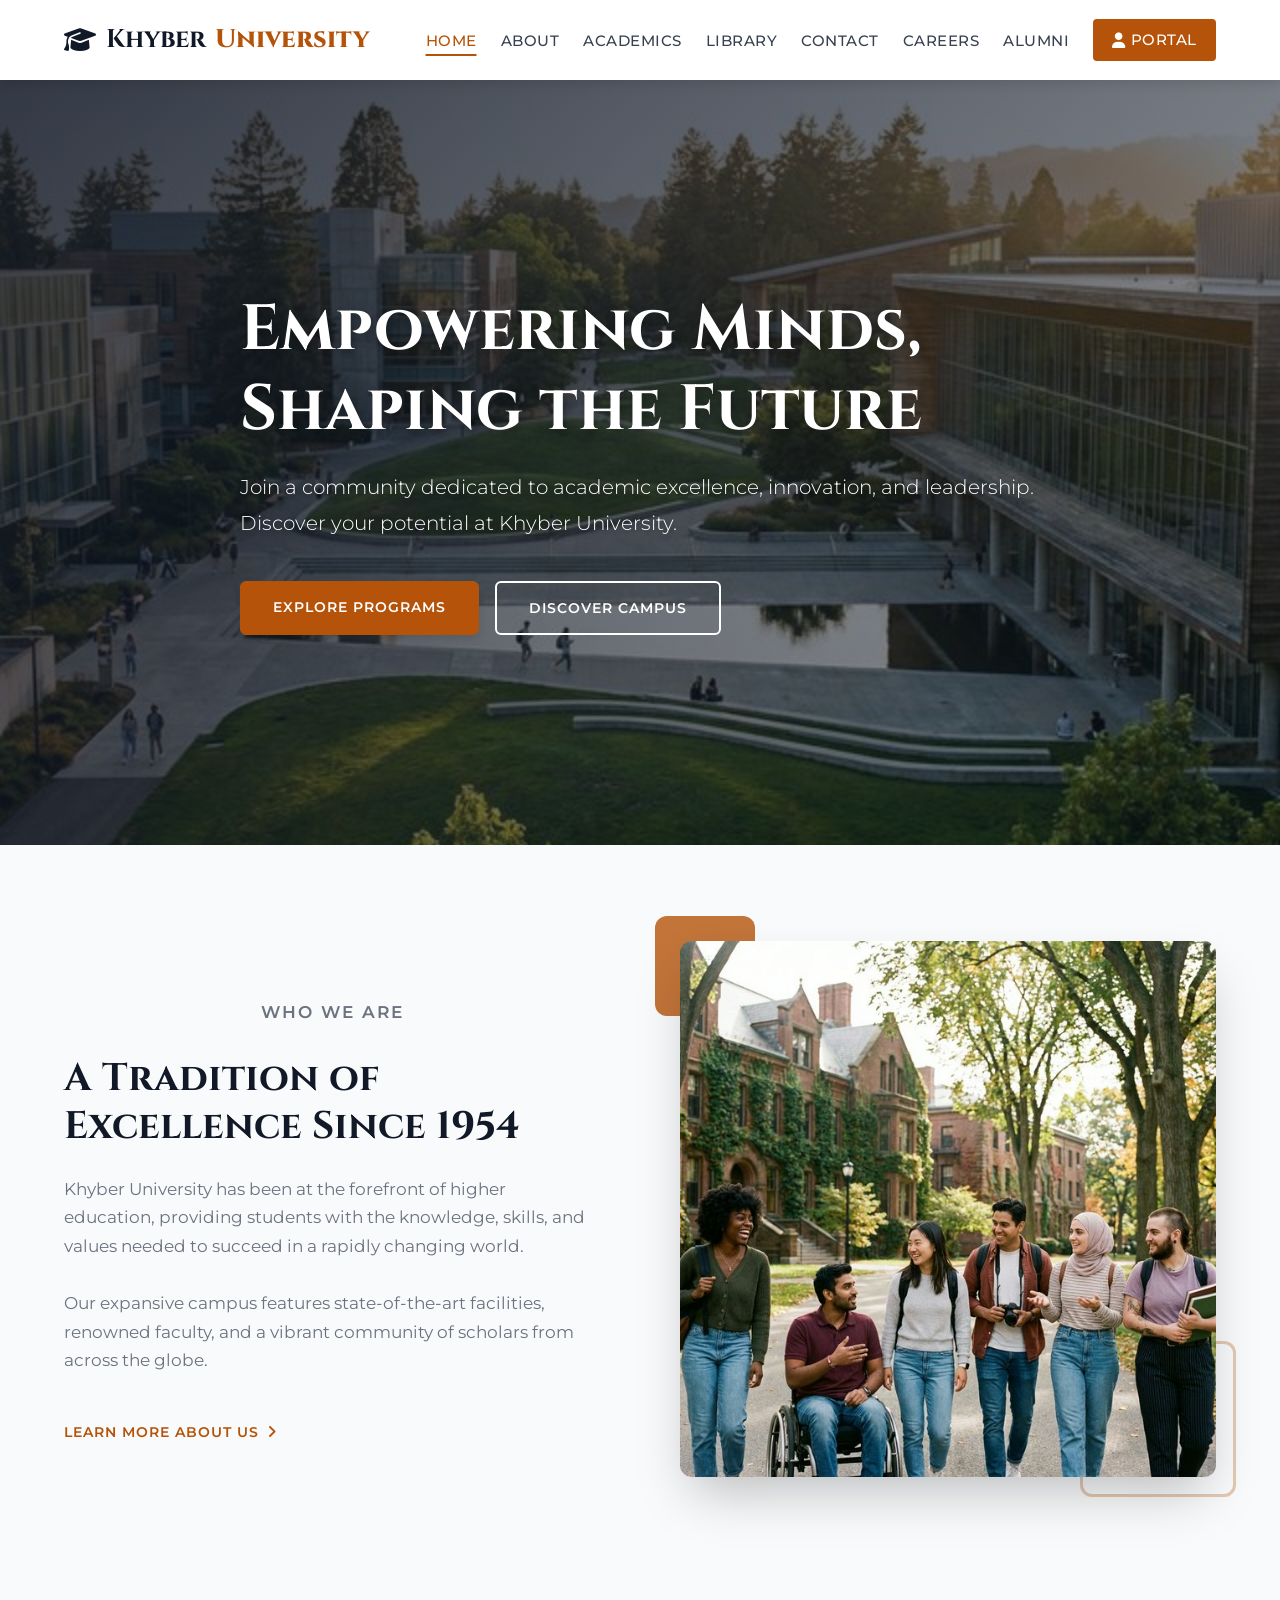
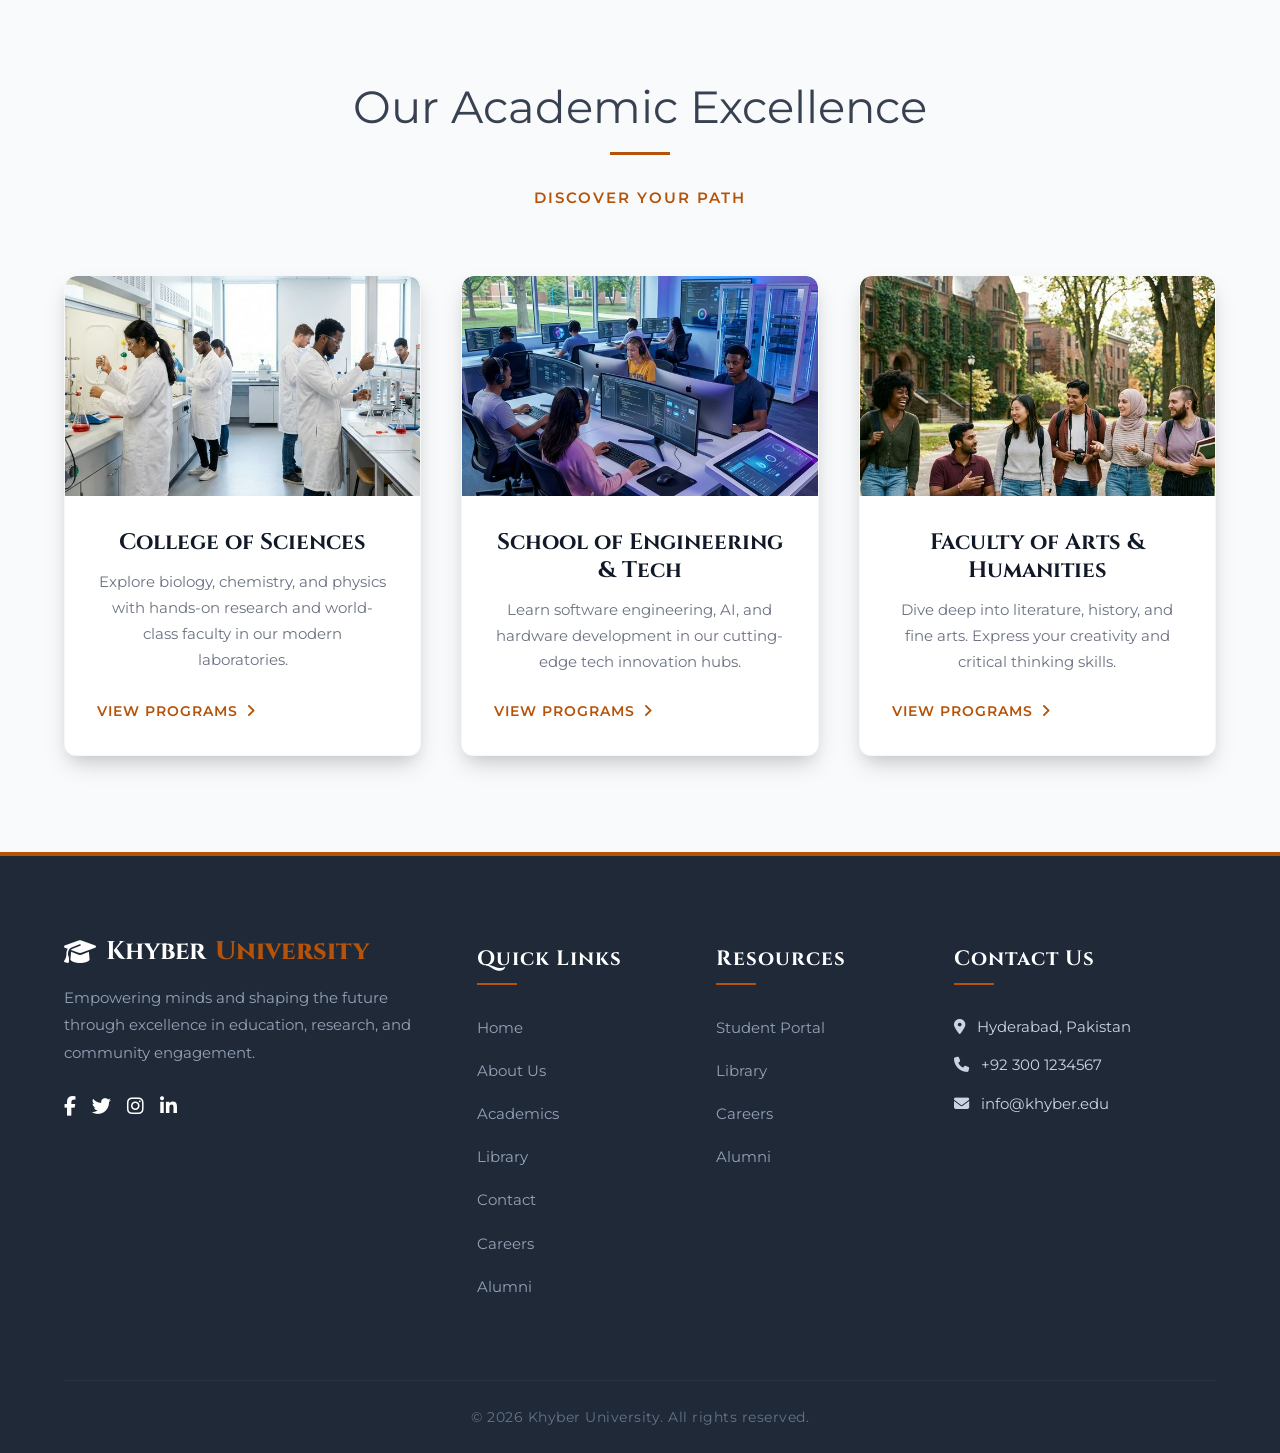
<file: index.html>
<!DOCTYPE html>
<html lang="en">

<head>
    <meta charset="UTF-8">
    <meta name="viewport" content="width=device-width, initial-scale=1.0">
    <meta name="description"
        content="Welcome to the fictional Khyber University. Explore our campus, academics, and vibrant community.">
    <title>Khyber University | Home</title>
    <!-- FontAwesome for Icons -->
    <link rel="stylesheet" href="https://cdnjs.cloudflare.com/ajax/libs/font-awesome/6.4.0/css/all.min.css">
    <!-- Custom CSS -->
    <link rel="stylesheet" href="css/style.css">
</head>

<body>

    <!-- Header & Navigation -->
    <header>
        <div class="container navbar">
            <a href="index.html" class="logo">
                <i class="fa-solid fa-graduation-cap"></i>
                Khyber<span>University</span>
            </a>

            <button class="menu-toggle" id="mobile-menu" aria-label="Toggle navigation">
                <i class="fa-solid fa-bars"></i>
            </button>

            <ul class="nav-links" id="nav-links">
                <li><a href="index.html" class="active">Home</a></li>
                <li><a href="about.html">About</a></li>
                <li><a href="academics.html">Academics</a></li>
                <li><a href="library.html">Library</a></li>
                <li><a href="contact.html">Contact</a></li>
                <li><a href="careers.html">Careers</a></li>
                <li><a href="alumni.html">Alumni</a></li>
                <li><a href="login.html" class="nav-login-btn"><i class="fa-solid fa-user"
                            style="margin-right:5px;"></i> Portal</a></li>
            </ul>
        </div>
    </header>

    <!-- Hero Section -->
    <section class="hero" style="background-image: url('images/hero_bg.png');">
        <div class="container">
            <h1>Empowering Minds, Shaping the Future</h1>
            <p>Join a community dedicated to academic excellence, innovation, and leadership. Discover your potential at
                Khyber University.</p>
            <div style="display: flex; gap: 1rem; flex-wrap: wrap;">
                <a href="academics.html" class="btn btn-primary">Explore Programs</a>
                <a href="about.html" class="btn btn-outline">Discover Campus</a>
            </div>
        </div>
    </section>

    <!-- About Preview Section -->
    <section class="about-preview">
        <div class="container about-grid">
            <div class="about-text">
                <p class="section-subtitle">Who We Are</p>
                <h2>A Tradition of Excellence Since 1954</h2>
                <p>Khyber University has been at the forefront of higher education, providing students with the
                    knowledge, skills, and values needed to succeed in a rapidly changing world.</p>
                <p>Our expansive campus features state-of-the-art facilities, renowned faculty, and a vibrant community
                    of scholars from across the globe.</p>
                <a href="about.html" class="content-link" style="display:inline-flex; margin-top: 1rem;">Learn More
                    About Us</a>
            </div>
            <div class="about-image">
                <img src="images/about_img.png" alt="Students walking on Khyber University Campus">
            </div>
        </div>
    </section>

    <!-- Academics Preview Section -->
    <section class="academics-preview">
        <div class="container" style="text-align: center;">
            <div class="section-title">Our Academic Excellence</div>
            <p class="section-subtitle">Discover Your Path</p>

            <div class="cards-grid">
                <!-- Card 1 -->
                <div class="card">
                    <div class="card-img-wrapper">
                        <img src="images/course_science.png" alt="Science Laboratory">
                    </div>
                    <div class="card-content">
                        <h3>College of Sciences</h3>
                        <p>Explore biology, chemistry, and physics with hands-on research and world-class faculty in our
                            modern laboratories.</p>
                        <a href="academics.html#science" class="content-link">View Programs</a>
                    </div>
                </div>

                <!-- Card 2 -->
                <div class="card">
                    <div class="card-img-wrapper">
                        <img src="images/course_tech.png" alt="Technology and Engineering">
                    </div>
                    <div class="card-content">
                        <h3>School of Engineering & Tech</h3>
                        <p>Learn software engineering, AI, and hardware development in our cutting-edge tech innovation
                            hubs.</p>
                        <a href="academics.html#tech" class="content-link">View Programs</a>
                    </div>
                </div>

                <!-- Card 3 -->
                <div class="card">
                    <div class="card-img-wrapper">
                        <img src="images/course_arts.png" alt="Arts and Humanities">
                    </div>
                    <div class="card-content">
                        <h3>Faculty of Arts & Humanities</h3>
                        <p>Dive deep into literature, history, and fine arts. Express your creativity and critical
                            thinking skills.</p>
                        <a href="academics.html#arts" class="content-link">View Programs</a>
                    </div>
                </div>
            </div>
        </div>
    </section>

    <!-- Footer -->
    <footer>
        <div class="container">
            <div class="footer-grid">
                <div class="footer-col">
                    <a href="index.html" class="logo" style="margin-bottom: 1rem;">
                        <i class="fa-solid fa-graduation-cap"></i>
                        Khyber<span>University</span>
                    </a>
                    <p>Empowering minds and shaping the future through excellence in education, research, and community
                        engagement.</p>
                    <div style="margin-top: 1.5rem; display: flex; gap: 1rem;">
                        <a href="#" style="color: white; font-size: 1.2rem;"><i class="fa-brands fa-facebook-f"></i></a>
                        <a href="#" style="color: white; font-size: 1.2rem;"><i class="fa-brands fa-twitter"></i></a>
                        <a href="#" style="color: white; font-size: 1.2rem;"><i class="fa-brands fa-instagram"></i></a>
                        <a href="#" style="color: white; font-size: 1.2rem;"><i
                                class="fa-brands fa-linkedin-in"></i></a>
                    </div>
                </div>

                <div class="footer-col" style="padding-top: 10px;">
                    <h4>Quick Links</h4>
                    <ul class="footer-links">
                        <li><a href="index.html">Home</a></li>
                        <li><a href="about.html">About Us</a></li>
                        <li><a href="academics.html">Academics</a></li>
                        <li><a href="library.html">Library</a></li>
                        <li><a href="contact.html">Contact</a></li>
                        <li><a href="careers.html">Careers</a></li>
                        <li><a href="alumni.html">Alumni</a></li>
                    </ul>
                </div>

                <div class="footer-col" style="padding-top: 10px;">
                    <h4>Resources</h4>
                    <ul class="footer-links">
                        <li><a href="login.html">Student Portal</a></li>
                        <li><a href="library.html">Library</a></li>
                        <li><a href="careers.html">Careers</a></li>
                        <li><a href="alumni.html">Alumni</a></li>
                    </ul>
                </div>

                <div class="footer-col" style="padding-top: 10px;">
                    <h4>Contact Us</h4>
                    <ul class="footer-links">
                        <li style="color: #cbd5e1; font-size: 0.95rem; margin-bottom: 0.8rem;">
                            <i class="fa-solid fa-location-dot" style="margin-right: 8px;"></i> Hyderabad, Pakistan
                        </li>
                        <li style="color: #cbd5e1; font-size: 0.95rem; margin-bottom: 0.8rem;">
                            <i class="fa-solid fa-phone" style="margin-right: 8px;"></i> +92 300 1234567
                        </li>
                        <li style="color: #cbd5e1; font-size: 0.95rem;">
                            <i class="fa-solid fa-envelope" style="margin-right: 8px;"></i> info@khyber.edu
                        </li>
                    </ul>
                </div>
            </div>

            <div class="footer-bottom">
                &copy; <span id="year"></span> Khyber University. All rights reserved.
            </div>
        </div>
    </footer>

    <!-- Custom JS -->
    <script src="js/script.js"></script>
</body>

</html>
</file>
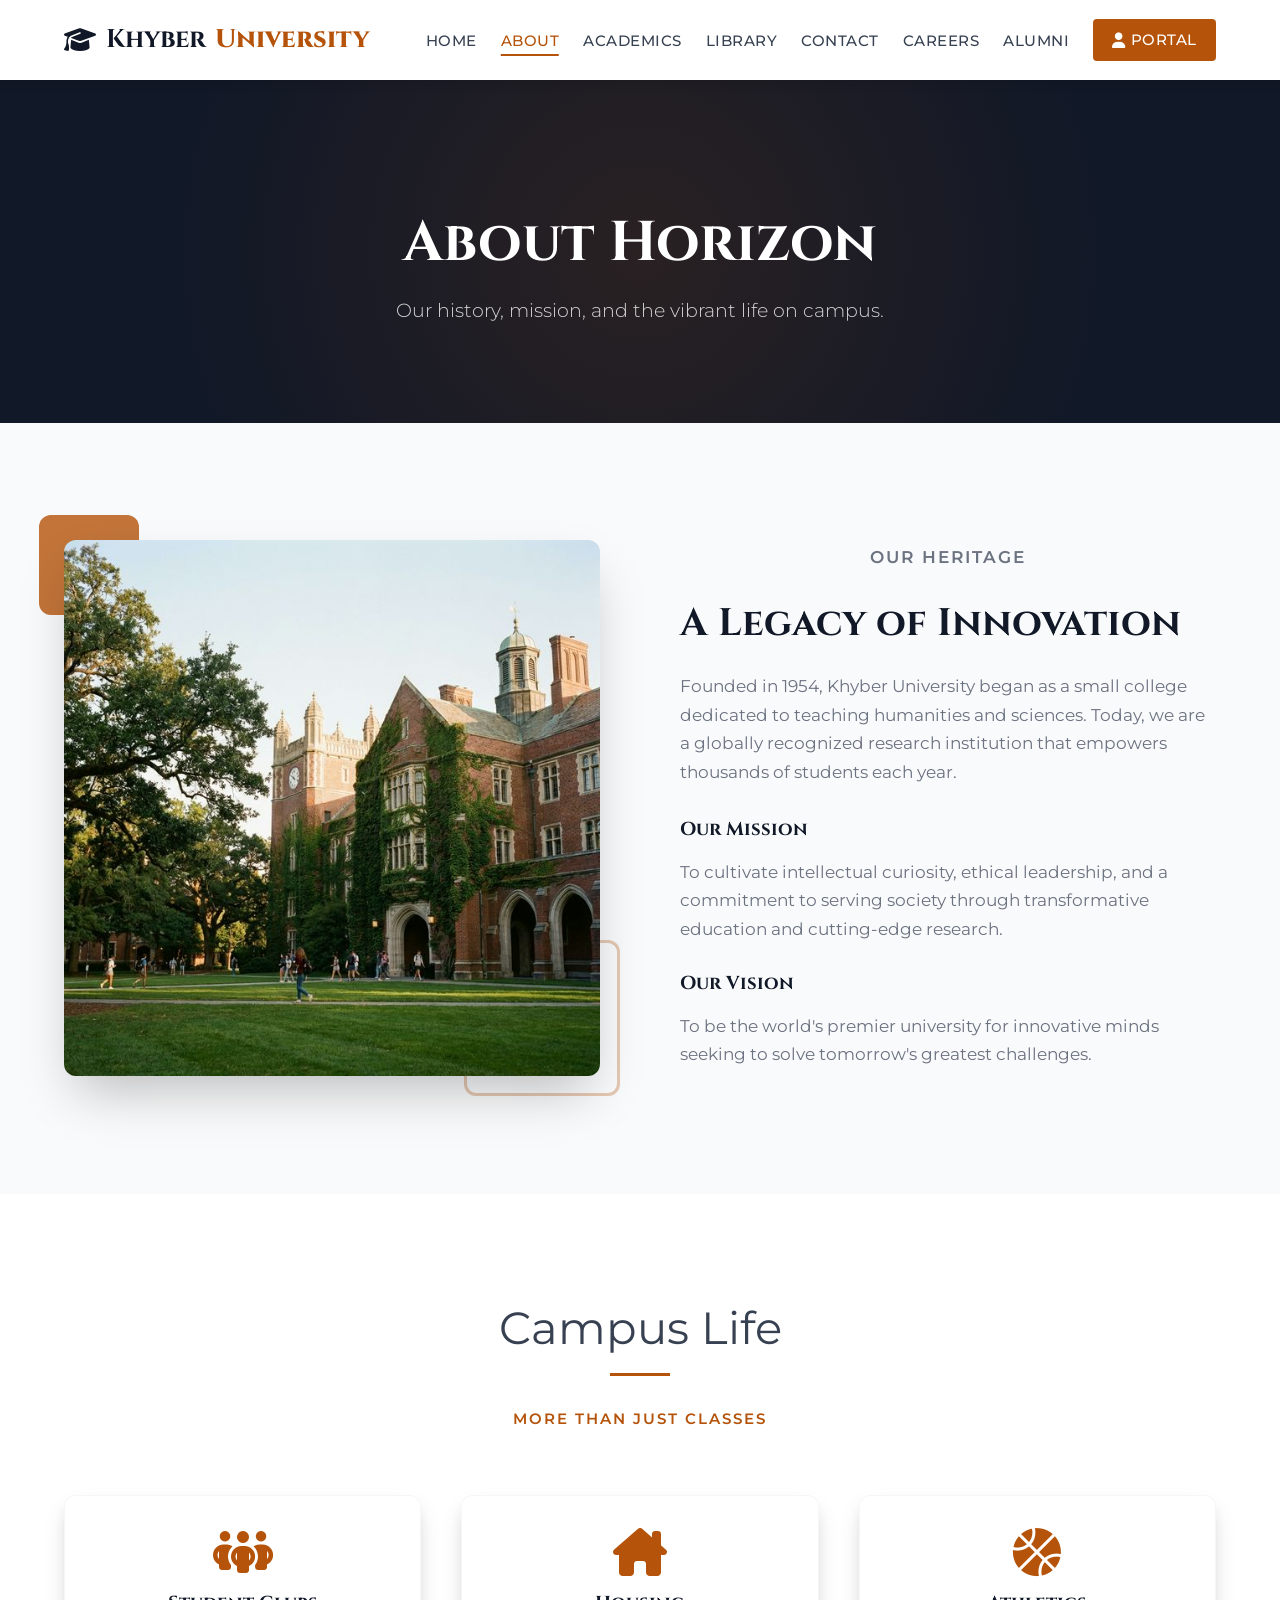
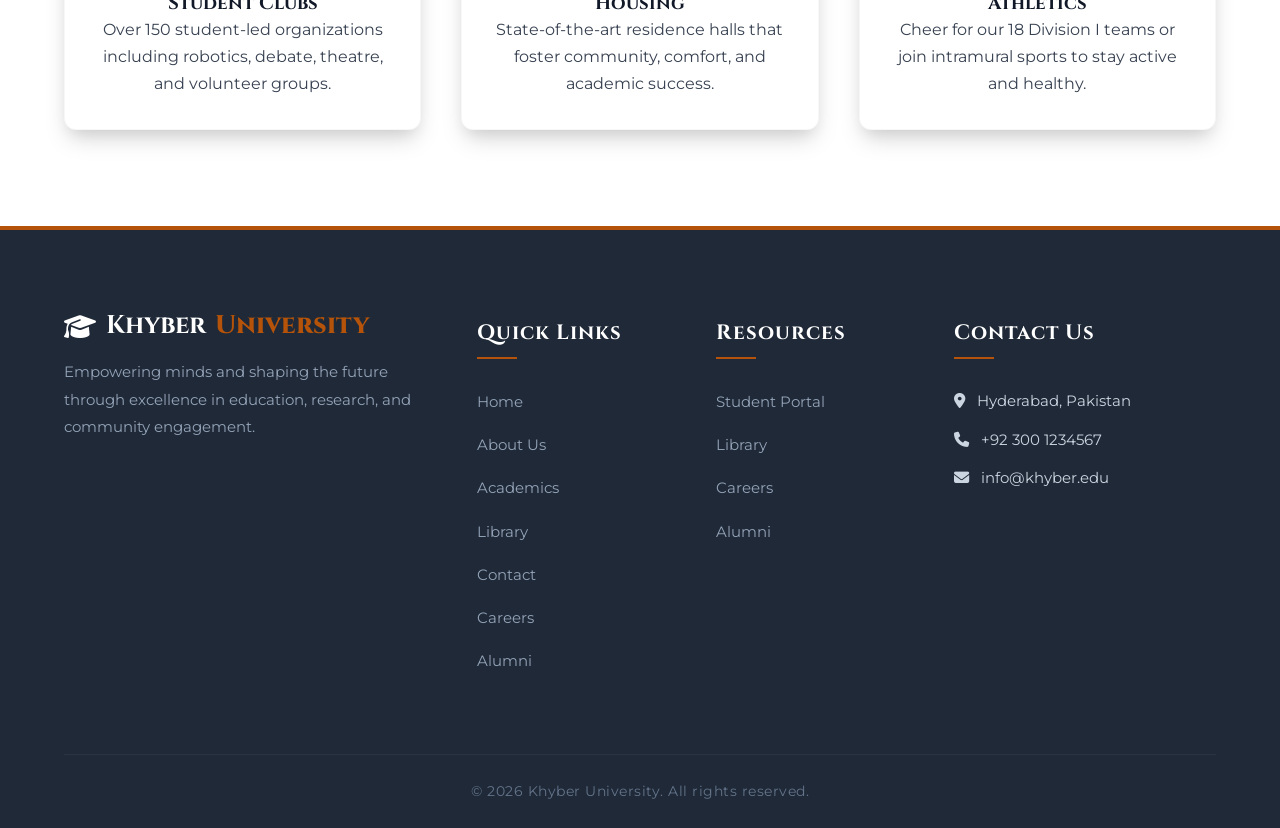
<file: about.html>
<!DOCTYPE html>
<html lang="en">

<head>
    <meta charset="UTF-8">
    <meta name="viewport" content="width=device-width, initial-scale=1.0">
    <meta name="description"
        content="Learn about Khyber University's rich history, our mission, and vibrant campus life.">
    <title>Khyber University | About Us</title>
    <link rel="stylesheet" href="https://cdnjs.cloudflare.com/ajax/libs/font-awesome/6.4.0/css/all.min.css">
    <link rel="stylesheet" href="css/style.css">
</head>

<body>

    <header>
        <div class="container navbar">
            <a href="index.html" class="logo">
                <i class="fa-solid fa-graduation-cap"></i>
                Khyber<span>University</span>
            </a>

            <button class="menu-toggle" id="mobile-menu" aria-label="Toggle navigation">
                <i class="fa-solid fa-bars"></i>
            </button>

            <ul class="nav-links" id="nav-links">
                <li><a href="index.html">Home</a></li>
                <li><a href="about.html" class="active">About</a></li>
                <li><a href="academics.html">Academics</a></li>
                <li><a href="library.html">Library</a></li>
                <li><a href="contact.html">Contact</a></li>
                <li><a href="careers.html">Careers</a></li>
                <li><a href="alumni.html">Alumni</a></li>
                <li><a href="login.html" class="nav-login-btn"><i class="fa-solid fa-user"
                            style="margin-right:5px;"></i> Portal</a></li>
            </ul>
        </div>
    </header>

    <div class="page-header">
        <div class="container">
            <h1>About Horizon</h1>
            <p>Our history, mission, and the vibrant life on campus.</p>
        </div>
    </div>

    <!-- History & Mission -->
    <section>
        <div class="container about-grid">
            <div class="about-image">
                <img src="images/historic_campus.png" alt="Historic Campus Building">
            </div>
            <div class="about-text">
                <p class="section-subtitle">Our Heritage</p>
                <h2>A Legacy of Innovation</h2>
                <p>Founded in 1954, Khyber University began as a small college dedicated to teaching humanities and
                    sciences. Today, we are a globally recognized research institution that empowers thousands of
                    students each year.</p>

                <h3 style="margin-top: 2rem; margin-bottom: 1rem;">Our Mission</h3>
                <p>To cultivate intellectual curiosity, ethical leadership, and a commitment to serving society through
                    transformative education and cutting-edge research.</p>

                <h3 style="margin-top: 1.5rem; margin-bottom: 1rem;">Our Vision</h3>
                <p>To be the world's premier university for innovative minds seeking to solve tomorrow's greatest
                    challenges.</p>
            </div>
        </div>
    </section>

    <!-- Campus Life -->
    <section style="background-color: var(--bg-white);">
        <div class="container" style="text-align: center;">
            <div class="section-title">Campus Life</div>
            <p class="section-subtitle">More Than Just Classes</p>

            <div class="cards-grid">
                <div class="card" style="padding: 2rem; text-align: center;">
                    <i class="fa-solid fa-people-group"
                        style="font-size: 3rem; color: var(--accent-color); margin-bottom: 1rem;"></i>
                    <h3>Student Clubs</h3>
                    <p style="margin-bottom: 0;">Over 150 student-led organizations including robotics, debate, theatre,
                        and volunteer groups.</p>
                </div>

                <div class="card" style="padding: 2rem; text-align: center;">
                    <i class="fa-solid fa-house-chimney"
                        style="font-size: 3rem; color: var(--accent-color); margin-bottom: 1rem;"></i>
                    <h3>Housing</h3>
                    <p style="margin-bottom: 0;">State-of-the-art residence halls that foster community, comfort, and
                        academic success.</p>
                </div>

                <div class="card" style="padding: 2rem; text-align: center;">
                    <i class="fa-solid fa-basketball"
                        style="font-size: 3rem; color: var(--accent-color); margin-bottom: 1rem;"></i>
                    <h3>Athletics</h3>
                    <p style="margin-bottom: 0;">Cheer for our 18 Division I teams or join intramural sports to stay
                        active and healthy.</p>
                </div>
            </div>
        </div>
    </section>

    <!-- Footer -->
    <footer>
        <div class="container">
            <div class="footer-grid">
                <div class="footer-col">
                    <a href="index.html" class="logo" style="margin-bottom: 1rem;">
                        <i class="fa-solid fa-graduation-cap"></i>
                        Khyber<span>University</span>
                    </a>
                    <p>Empowering minds and shaping the future through excellence in education, research, and community
                        engagement.</p>
                </div>

                <div class="footer-col" style="padding-top: 10px;">
                    <h4>Quick Links</h4>
                    <ul class="footer-links">
                        <li><a href="index.html">Home</a></li>
                        <li><a href="about.html">About Us</a></li>
                        <li><a href="academics.html">Academics</a></li>
                        <li><a href="library.html">Library</a></li>
                        <li><a href="contact.html">Contact</a></li>
                        <li><a href="careers.html">Careers</a></li>
                        <li><a href="alumni.html">Alumni</a></li>
                    </ul>
                </div>

                <div class="footer-col" style="padding-top: 10px;">
                    <h4>Resources</h4>
                    <ul class="footer-links">
                        <li><a href="login.html">Student Portal</a></li>
                        <li><a href="library.html">Library</a></li>
                        <li><a href="careers.html">Careers</a></li>
                        <li><a href="alumni.html">Alumni</a></li>
                    </ul>
                </div>

                <div class="footer-col" style="padding-top: 10px;">
                    <h4>Contact Us</h4>
                    <ul class="footer-links">
                        <li style="color: #cbd5e1; font-size: 0.95rem; margin-bottom: 0.8rem;">
                            <i class="fa-solid fa-location-dot" style="margin-right: 8px;"></i> Hyderabad, Pakistan
                        </li>
                        <li style="color: #cbd5e1; font-size: 0.95rem; margin-bottom: 0.8rem;">
                            <i class="fa-solid fa-phone" style="margin-right: 8px;"></i> +92 300 1234567
                        </li>
                        <li style="color: #cbd5e1; font-size: 0.95rem;">
                            <i class="fa-solid fa-envelope" style="margin-right: 8px;"></i> info@khyber.edu
                        </li>
                    </ul>
                </div>
            </div>

            <div class="footer-bottom">
                &copy; <span class="year"></span> Khyber University. All rights reserved.
            </div>
        </div>
    </footer>

    <script src="js/script.js"></script>
</body>

</html>
</file>
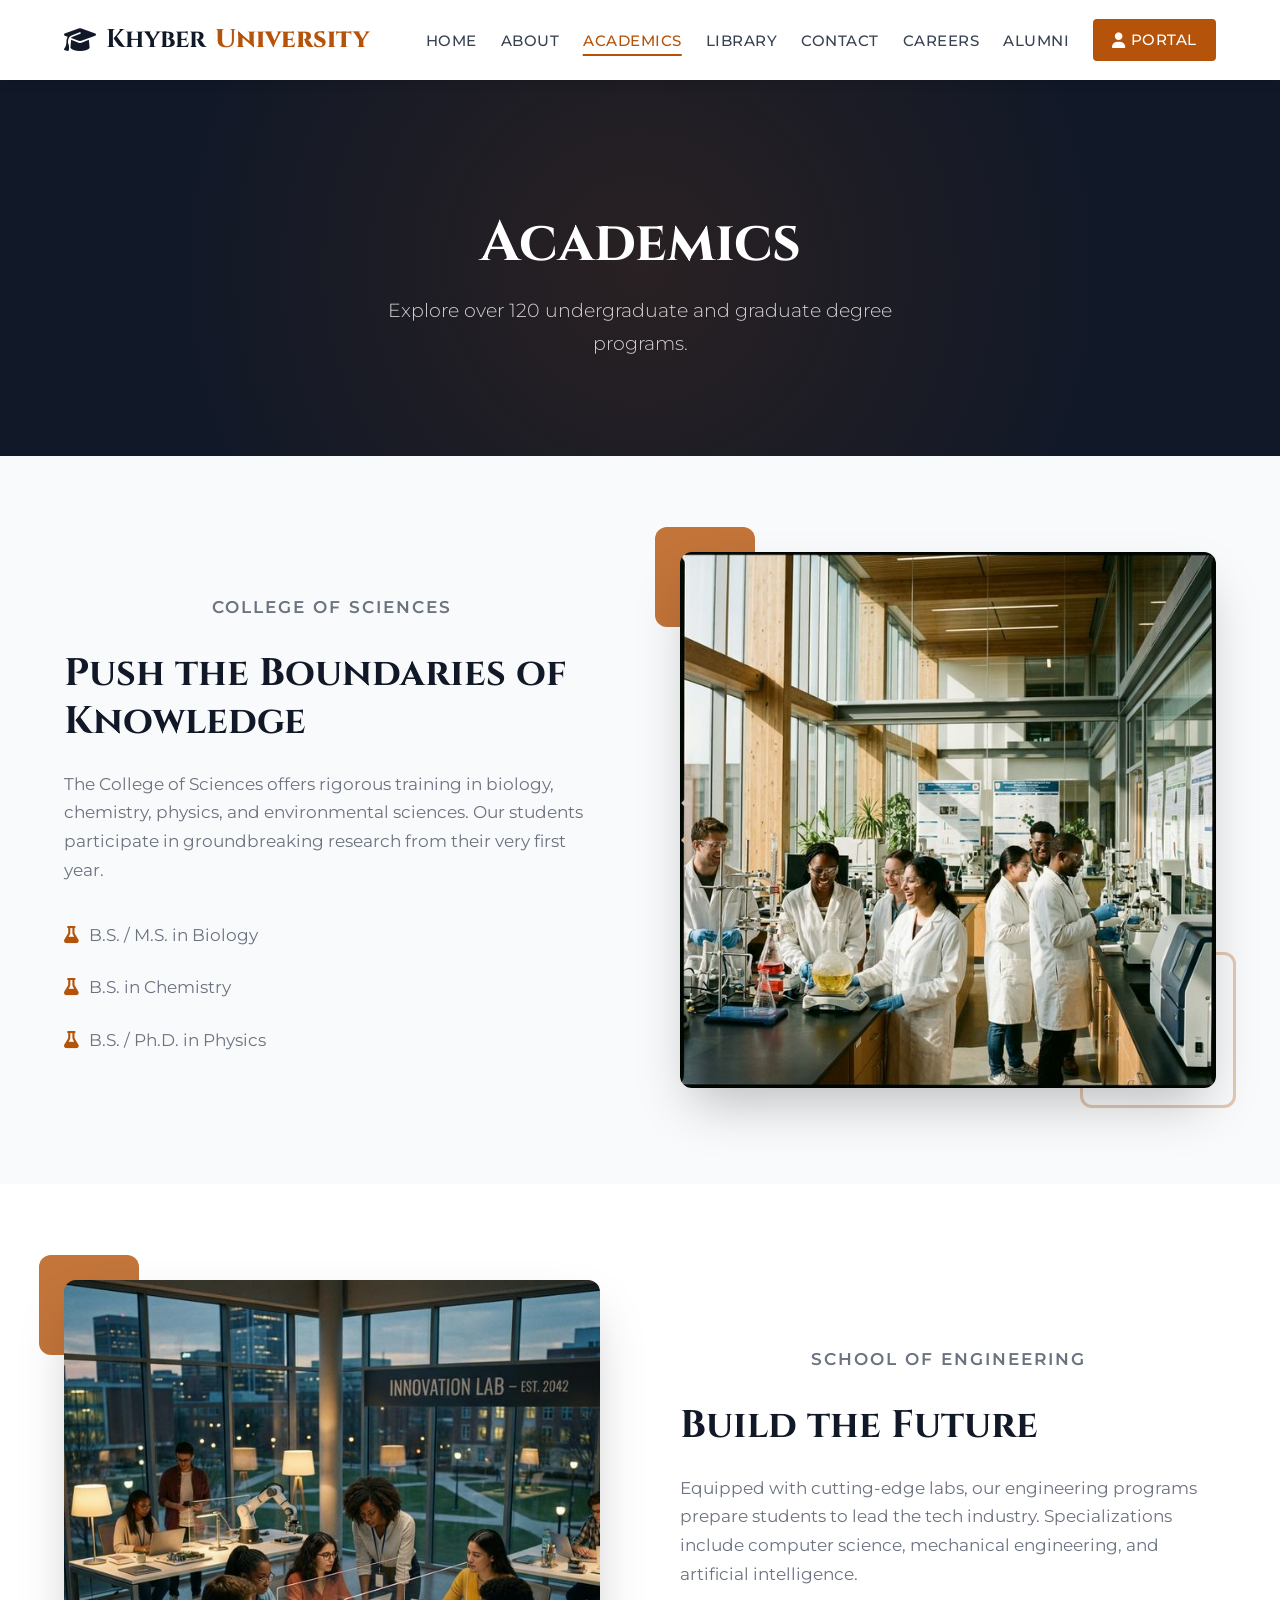
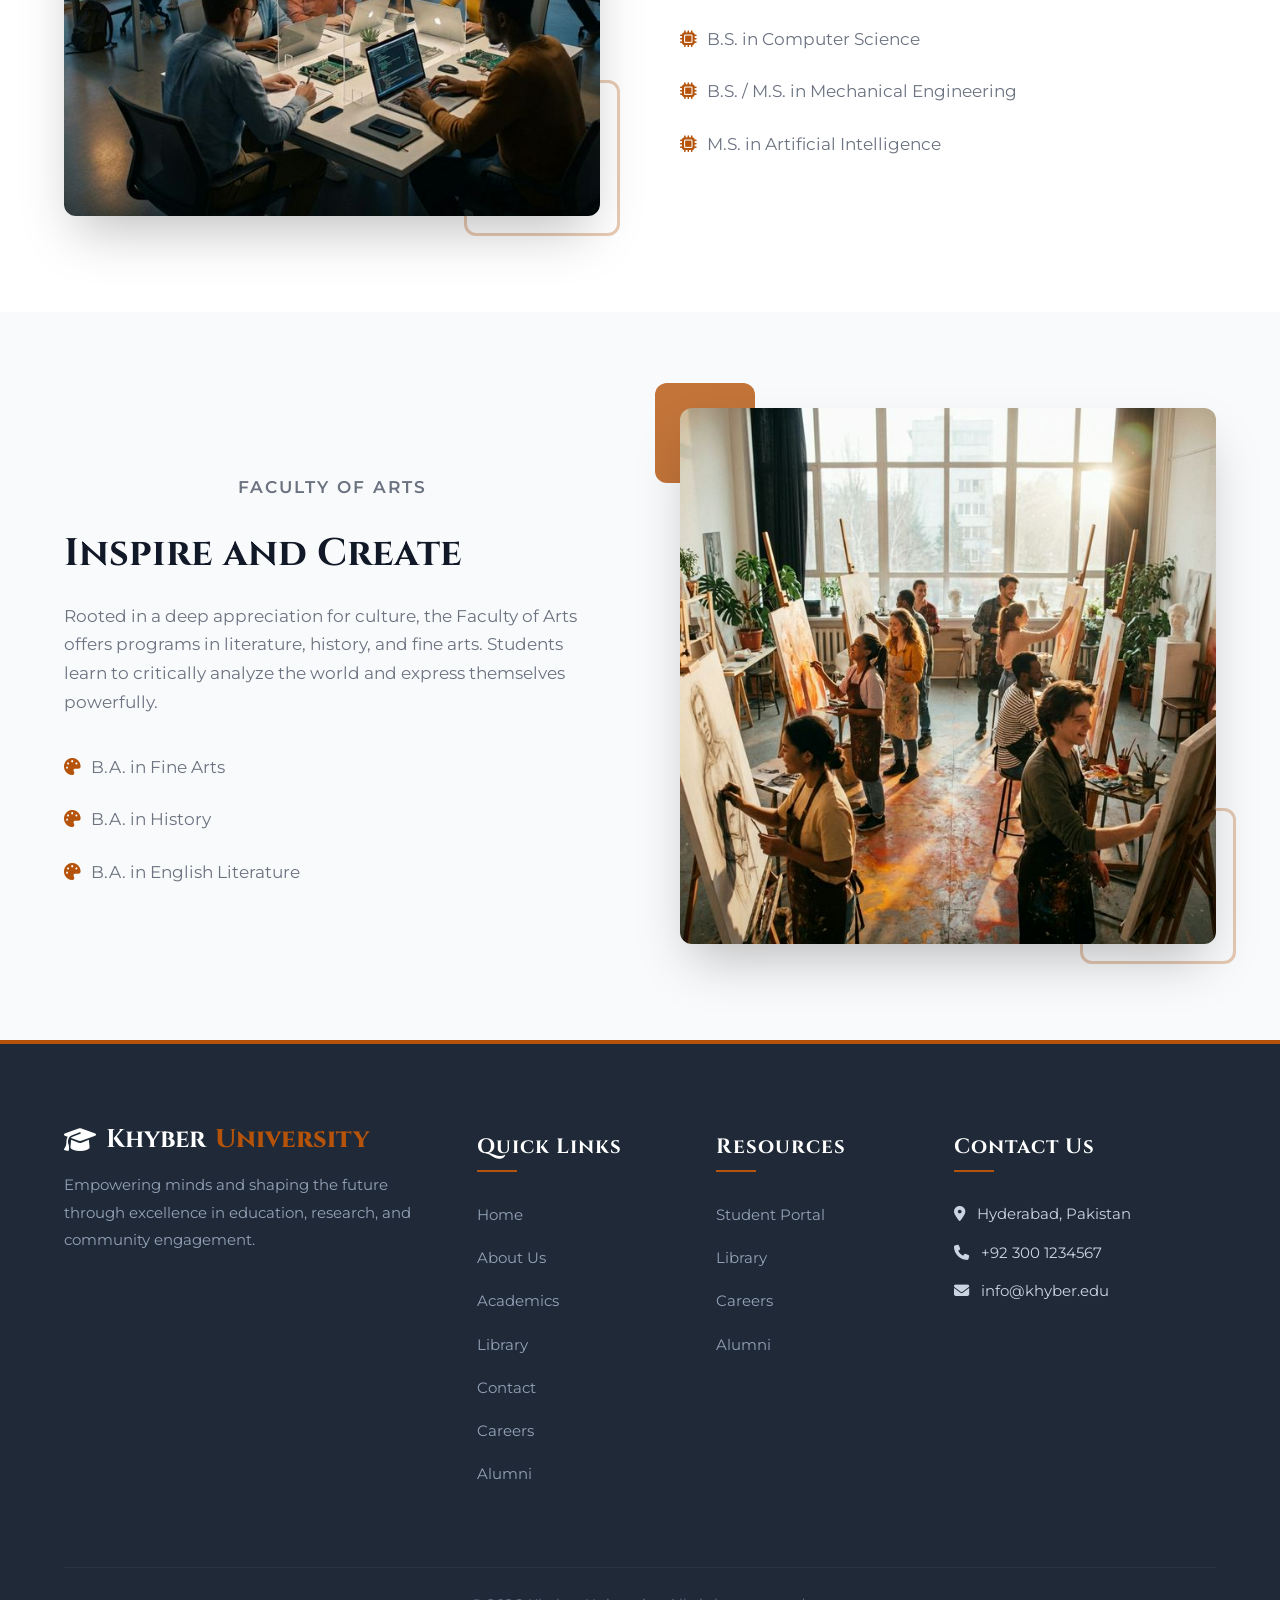
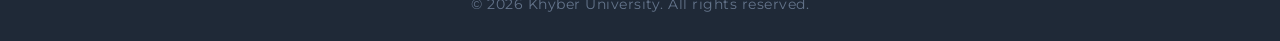
<file: academics.html>
<!DOCTYPE html>
<html lang="en">

<head>
    <meta charset="UTF-8">
    <meta name="viewport" content="width=device-width, initial-scale=1.0">
    <meta name="description"
        content="Academic programs at Khyber University covering Science, Engineering, Arts, and Humanities.">
    <title>Khyber University | Academics</title>
    <link rel="stylesheet" href="https://cdnjs.cloudflare.com/ajax/libs/font-awesome/6.4.0/css/all.min.css">
    <link rel="stylesheet" href="css/style.css">
</head>

<body>

    <header>
        <div class="container navbar">
            <a href="index.html" class="logo">
                <i class="fa-solid fa-graduation-cap"></i>
                Khyber<span>University</span>
            </a>

            <button class="menu-toggle" id="mobile-menu" aria-label="Toggle navigation">
                <i class="fa-solid fa-bars"></i>
            </button>

            <ul class="nav-links" id="nav-links">
                <li><a href="index.html">Home</a></li>
                <li><a href="about.html">About</a></li>
                <li><a href="academics.html" class="active">Academics</a></li>
                <li><a href="library.html">Library</a></li>
                <li><a href="contact.html">Contact</a></li>
                <li><a href="careers.html">Careers</a></li>
                <li><a href="alumni.html">Alumni</a></li>
                <li><a href="login.html" class="nav-login-btn"><i class="fa-solid fa-user"
                            style="margin-right:5px;"></i> Portal</a></li>
            </ul>
        </div>
    </header>

    <div class="page-header">
        <div class="container">
            <h1>Academics</h1>
            <p>Explore over 120 undergraduate and graduate degree programs.</p>
        </div>
    </div>

    <!-- Science -->
    <section id="science">
        <div class="container about-grid">
            <div class="about-text">
                <p class="section-subtitle">College of Sciences</p>
                <h2>Push the Boundaries of Knowledge</h2>
                <p>The College of Sciences offers rigorous training in biology, chemistry, physics, and environmental
                    sciences. Our students participate in groundbreaking research from their very first year.</p>
                <ul style="margin-top: 1rem; color: var(--text-light);">
                    <li style="margin-bottom: 0.5rem;"><i class="fa-solid fa-flask"
                            style="color: var(--accent-color); margin-right: 10px;"></i> B.S. / M.S. in Biology</li>
                    <li style="margin-bottom: 0.5rem;"><i class="fa-solid fa-flask"
                            style="color: var(--accent-color); margin-right: 10px;"></i> B.S. in Chemistry</li>
                    <li style="margin-bottom: 0.5rem;"><i class="fa-solid fa-flask"
                            style="color: var(--accent-color); margin-right: 10px;"></i> B.S. / Ph.D. in Physics</li>
                </ul>
            </div>
            <div class="about-image">
                <img src="images/academics_science.png" alt="Science Laboratory">
            </div>
        </div>
    </section>

    <!-- Engineering -->
    <section id="tech" style="background-color: var(--bg-white);">
        <div class="container about-grid">
            <div class="about-image" style="order: -1;">
                <img src="images/academics_tech.png" alt="Technology and Engineering">
            </div>
            <div class="about-text">
                <p class="section-subtitle">School of Engineering</p>
                <h2>Build the Future</h2>
                <p>Equipped with cutting-edge labs, our engineering programs prepare students to lead the tech industry.
                    Specializations include computer science, mechanical engineering, and artificial intelligence.</p>
                <ul style="margin-top: 1rem; color: var(--text-light);">
                    <li style="margin-bottom: 0.5rem;"><i class="fa-solid fa-microchip"
                            style="color: var(--accent-color); margin-right: 10px;"></i> B.S. in Computer Science</li>
                    <li style="margin-bottom: 0.5rem;"><i class="fa-solid fa-microchip"
                            style="color: var(--accent-color); margin-right: 10px;"></i> B.S. / M.S. in Mechanical
                        Engineering</li>
                    <li style="margin-bottom: 0.5rem;"><i class="fa-solid fa-microchip"
                            style="color: var(--accent-color); margin-right: 10px;"></i> M.S. in Artificial Intelligence
                    </li>
                </ul>
            </div>
        </div>
    </section>

    <!-- Arts -->
    <section id="arts">
        <div class="container about-grid">
            <div class="about-text">
                <p class="section-subtitle">Faculty of Arts</p>
                <h2>Inspire and Create</h2>
                <p>Rooted in a deep appreciation for culture, the Faculty of Arts offers programs in literature,
                    history, and fine arts. Students learn to critically analyze the world and express themselves
                    powerfully.</p>
                <ul style="margin-top: 1rem; color: var(--text-light);">
                    <li style="margin-bottom: 0.5rem;"><i class="fa-solid fa-palette"
                            style="color: var(--accent-color); margin-right: 10px;"></i> B.A. in Fine Arts</li>
                    <li style="margin-bottom: 0.5rem;"><i class="fa-solid fa-palette"
                            style="color: var(--accent-color); margin-right: 10px;"></i> B.A. in History</li>
                    <li style="margin-bottom: 0.5rem;"><i class="fa-solid fa-palette"
                            style="color: var(--accent-color); margin-right: 10px;"></i> B.A. in English Literature</li>
                </ul>
            </div>
            <div class="about-image">
                <img src="images/academics_arts.png" alt="Arts and Humanities">
            </div>
        </div>
    </section>

    <!-- Footer -->
    <footer style="margin-top: 0;">
        <div class="container">
            <div class="footer-grid">
                <div class="footer-col">
                    <a href="index.html" class="logo" style="margin-bottom: 1rem;">
                        <i class="fa-solid fa-graduation-cap"></i>
                        Khyber<span>University</span>
                    </a>
                    <p>Empowering minds and shaping the future through excellence in education, research, and community
                        engagement.</p>
                </div>

                <div class="footer-col" style="padding-top: 10px;">
                    <h4>Quick Links</h4>
                    <ul class="footer-links">
                        <li><a href="index.html">Home</a></li>
                        <li><a href="about.html">About Us</a></li>
                        <li><a href="academics.html">Academics</a></li>
                        <li><a href="library.html">Library</a></li>
                        <li><a href="contact.html">Contact</a></li>
                        <li><a href="careers.html">Careers</a></li>
                        <li><a href="alumni.html">Alumni</a></li>
                    </ul>
                </div>

                <div class="footer-col" style="padding-top: 10px;">
                    <h4>Resources</h4>
                    <ul class="footer-links">
                        <li><a href="login.html">Student Portal</a></li>
                        <li><a href="library.html">Library</a></li>
                        <li><a href="careers.html">Careers</a></li>
                        <li><a href="alumni.html">Alumni</a></li>
                    </ul>
                </div>

                <div class="footer-col" style="padding-top: 10px;">
                    <h4>Contact Us</h4>
                    <ul class="footer-links">
                        <li style="color: #cbd5e1; font-size: 0.95rem; margin-bottom: 0.8rem;">
                            <i class="fa-solid fa-location-dot" style="margin-right: 8px;"></i> Hyderabad, Pakistan
                        </li>
                        <li style="color: #cbd5e1; font-size: 0.95rem; margin-bottom: 0.8rem;">
                            <i class="fa-solid fa-phone" style="margin-right: 8px;"></i> +92 300 1234567
                        </li>
                        <li style="color: #cbd5e1; font-size: 0.95rem;">
                            <i class="fa-solid fa-envelope" style="margin-right: 8px;"></i> info@khyber.edu
                        </li>
                    </ul>
                </div>
            </div>

            <div class="footer-bottom">
                &copy; <span class="year"></span> Khyber University. All rights reserved.
            </div>
        </div>
    </footer>

    <script src="js/script.js"></script>
</body>

</html>
</file>
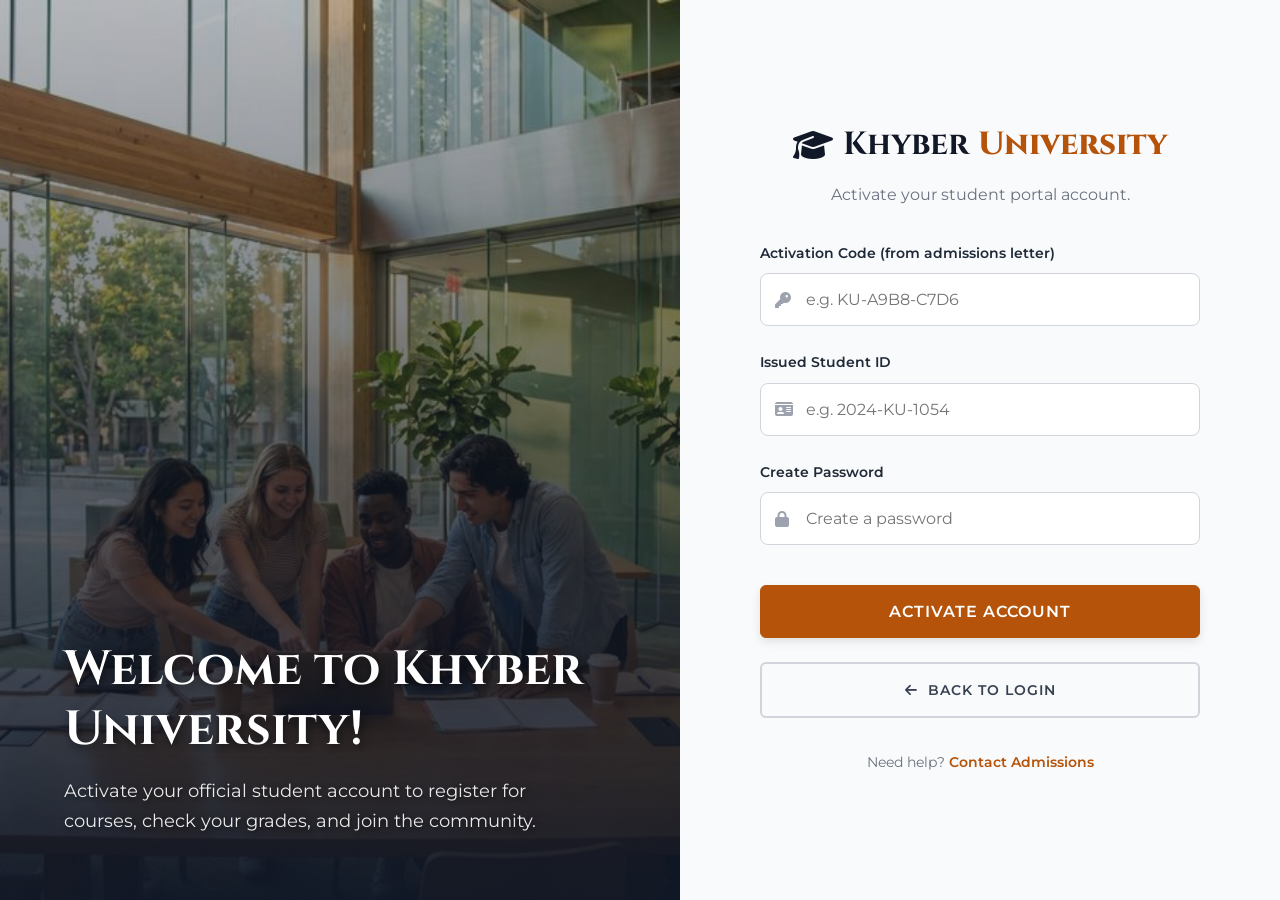
<file: activate.html>
<!DOCTYPE html>
<html lang="en">

<head>
    <meta charset="UTF-8">
    <meta name="viewport" content="width=device-width, initial-scale=1.0">
    <title>Activate Account | Khyber University Portal</title>
    <!-- FontAwesome -->
    <link rel="stylesheet" href="https://cdnjs.cloudflare.com/ajax/libs/font-awesome/6.4.0/css/all.min.css">
    <!-- Main styles & Portal styles -->
    <link rel="stylesheet" href="css/style.css">
    <link rel="stylesheet" href="css/portal.css">
</head>

<body class="login-body">

    <div class="login-image-side animate-on-scroll">
        <div class="login-image-content">
            <h2>Welcome to Khyber University!</h2>
            <p>Activate your official student account to register for courses, check your grades, and join the
                community.</p>
        </div>
    </div>

    <div class="login-form-side animate-on-scroll" style="transition-delay: 0.2s;">
        <div class="login-header" style="margin-bottom: 2rem;">
            <a href="index.html" class="logo">
                <i class="fa-solid fa-graduation-cap"></i>
                Khyber<span>University</span>
            </a>
            <p>Activate your student portal account.</p>
        </div>

        <form action="#" method="POST"
            onsubmit="event.preventDefault(); alert('Account activated! You can now log in.'); window.location.href='login.html';">

            <div class="portal-form-group">
                <label for="activation_code">Activation Code (from admissions letter)</label>
                <div class="portal-input-wrapper">
                    <i class="fa-solid fa-key"></i>
                    <input type="text" id="activation_code" name="activation_code" placeholder="e.g. KU-A9B8-C7D6"
                        required>
                </div>
            </div>

            <div class="portal-form-group">
                <label for="student_id">Issued Student ID</label>
                <div class="portal-input-wrapper">
                    <i class="fa-solid fa-id-card"></i>
                    <input type="text" id="student_id" name="student_id" placeholder="e.g. 2024-KU-1054" required>
                </div>
            </div>

            <div class="portal-form-group">
                <label for="new_password">Create Password</label>
                <div class="portal-input-wrapper">
                    <i class="fa-solid fa-lock"></i>
                    <input type="password" id="new_password" name="new_password" placeholder="Create a password"
                        required>
                </div>
            </div>

            <button type="submit" class="btn btn-primary"
                style="width: 100%; padding: 1rem; font-size: 1rem; margin-top: 1rem; margin-bottom: 1.5rem;">Activate
                Account</button>
            <a href="login.html" class="btn btn-outline"
                style="width: 100%; border-color: #d1d5db; color: var(--text-main); text-align: center; display: block; padding: 0.9rem;">
                <i class="fa-solid fa-arrow-left" style="margin-right: 5px;"></i> Back to Login
            </a>
        </form>

        <p style="text-align: center; margin-top: 2rem; color: var(--text-light); font-size: 0.9rem;">
            Need help? <a href="contact.html" style="color: var(--accent-color); font-weight: 600;">Contact
                Admissions</a>
        </p>
    </div>

    <script>
        document.addEventListener('DOMContentLoaded', () => {
            setTimeout(() => {
                document.querySelectorAll('.animate-on-scroll').forEach(el => el.classList.add('visible'));
            }, 100);
        });
    </script>
</body>

</html>
</file>
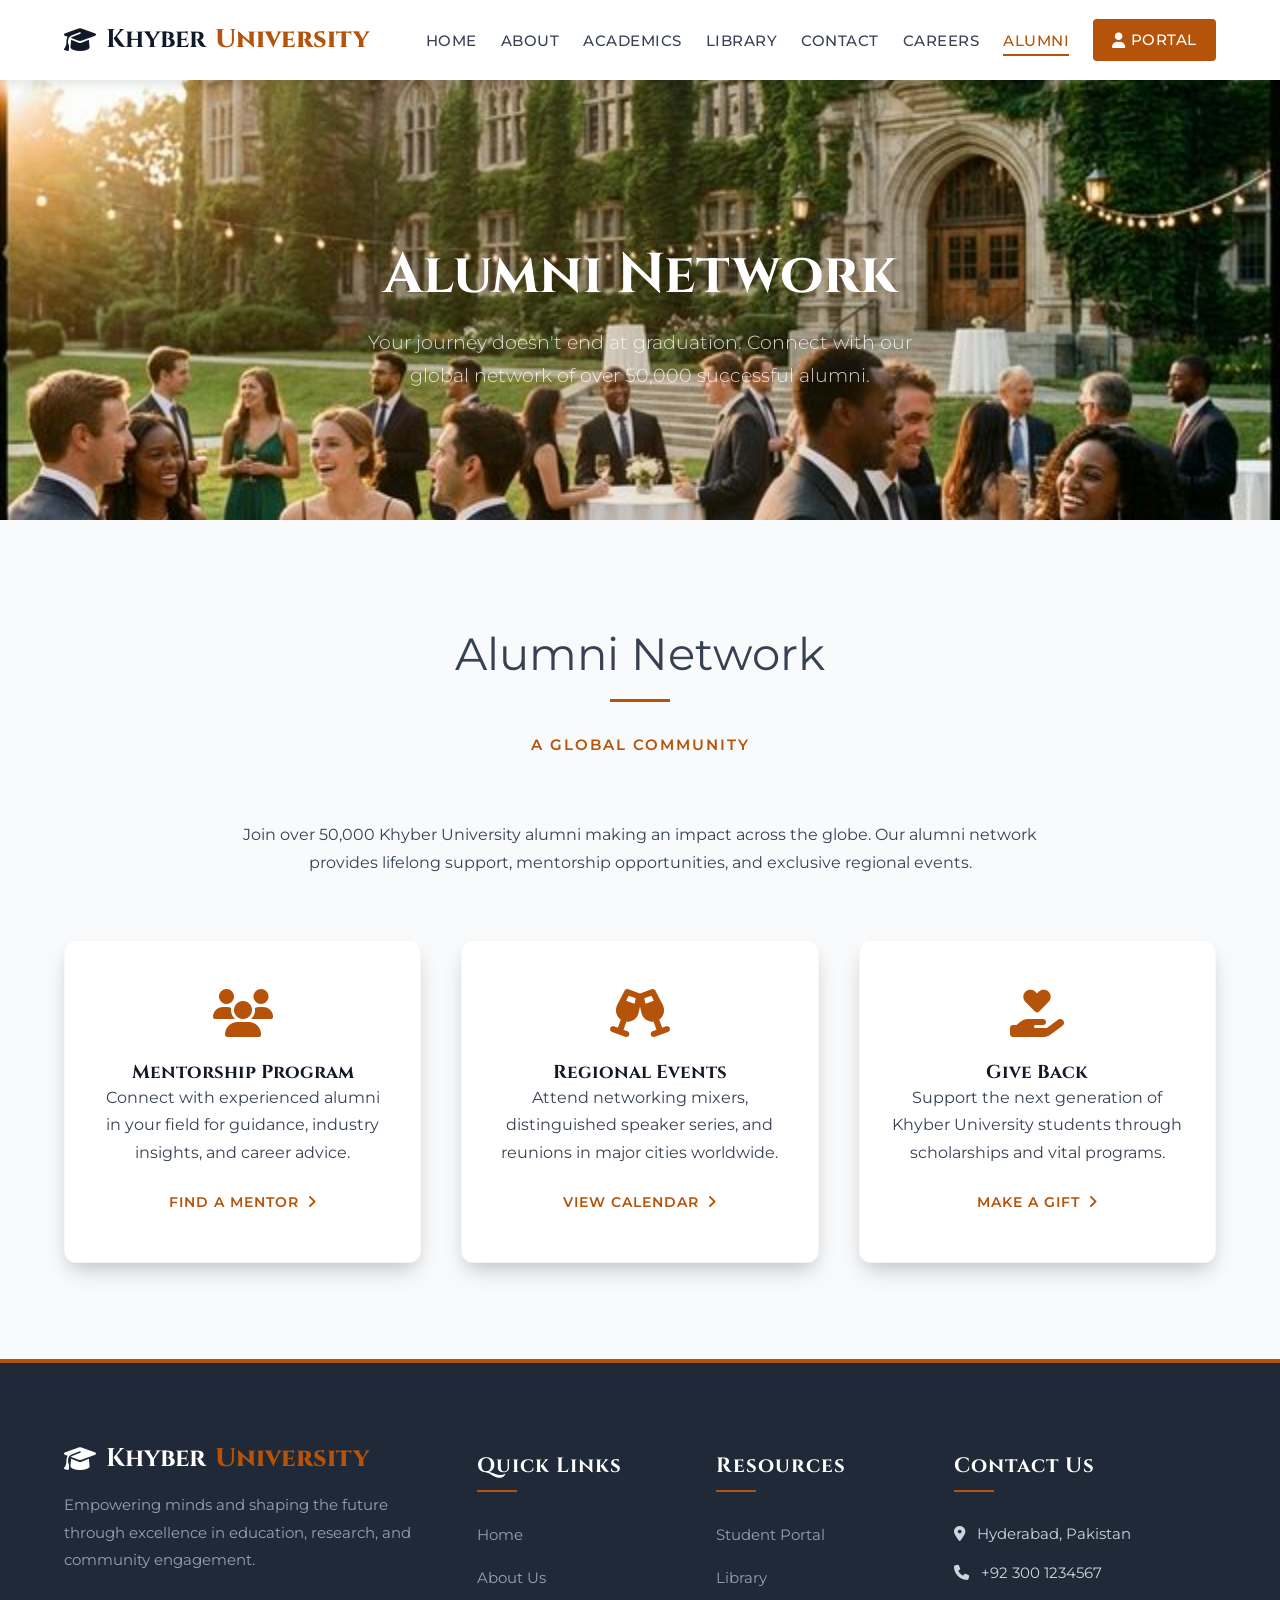
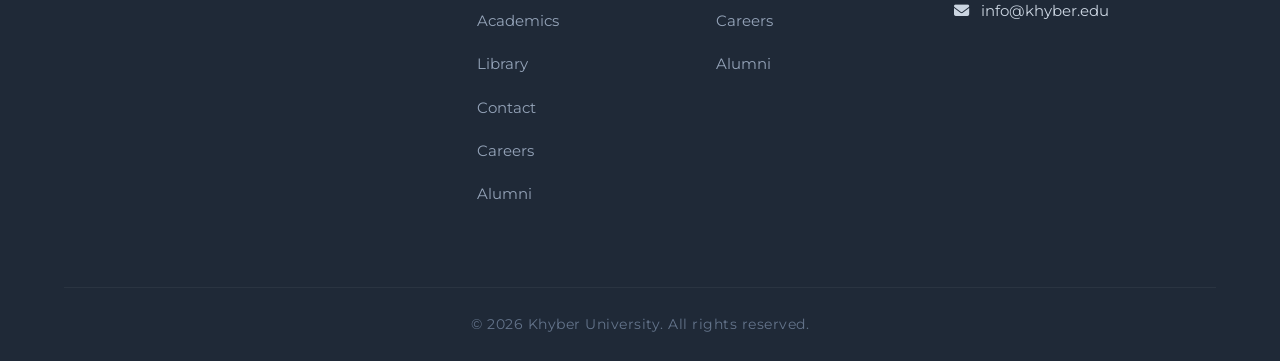
<file: alumni.html>
<!DOCTYPE html>
<html lang="en">

<head>
    <meta charset="UTF-8">
    <meta name="viewport" content="width=device-width, initial-scale=1.0">
    <meta name="description"
        content="Explore career opportunities, alumni network, and professional development at Khyber University.">
    <title>Alumni Network | Khyber University</title>
    <!-- FontAwesome -->
    <link rel="stylesheet" href="https://cdnjs.cloudflare.com/ajax/libs/font-awesome/6.4.0/css/all.min.css">
    <!-- Main styles -->
    <link rel="stylesheet" href="css/style.css">
</head>

<body>

    <!-- Header & Navigation -->
    <header>
        <div class="container navbar">
            <a href="index.html" class="logo">
                <i class="fa-solid fa-graduation-cap"></i>
                Khyber<span>University</span>
            </a>

            <button class="menu-toggle" id="mobile-menu" aria-label="Toggle navigation">
                <i class="fa-solid fa-bars"></i>
            </button>

            <ul class="nav-links" id="nav-links">
                <li><a href="index.html">Home</a></li>
                <li><a href="about.html">About</a></li>
                <li><a href="academics.html">Academics</a></li>
                <li><a href="library.html">Library</a></li>
                <li><a href="contact.html">Contact</a></li>
                <li><a href="careers.html">Careers</a></li>
                <li><a href="alumni.html" class="active">Alumni</a></li>
                <!-- Login Button added dynamically across pages -->
                <li><a href="login.html" class="nav-login-btn"><i class="fa-solid fa-user"
                            style="margin-right:5px;"></i> Portal</a></li>
            </ul>
        </div>
    </header>

    <!-- Page Header Hero -->
    <div class="page-header visible" style="background-image: url('images/alumni_hero.png'); padding: 10rem 0 8rem;">
        <div class="container">
            <h1>Alumni Network</h1>
            <p>Your journey doesn't end at graduation. Connect with our global network of over 50,000 successful alumni.
            </p>
        </div>
    </div>



    <!-- Alumni Network -->
    <section id="alumni" style="background-color: var(--bg-light);">
        <div class="container" style="text-align: center;">
            <div class="section-title">Alumni Network</div>
            <p class="section-subtitle">A Global Community</p>

            <div style="text-align: center; max-width: 800px; margin: 0 auto 4rem;">
                <p>Join over 50,000 Khyber University alumni making an impact
                    across the globe. Our alumni network provides lifelong support, mentorship opportunities, and
                    exclusive regional events.</p>
            </div>

            <div class="cards-grid">
                <!-- Mentorship -->
                <div class="card" style="text-align: center; padding: 3rem 2rem;">
                    <i class="fa-solid fa-users"
                        style="font-size: 3rem; color: var(--accent-color); margin-bottom: 1.5rem;"></i>
                    <h3>Mentorship Program</h3>
                    <p>Connect with experienced alumni in your field for guidance, industry
                        insights, and career advice.</p>
                    <a href="#" class="content-link" style="margin-top: 1.5rem; justify-content: center;">Find a
                        Mentor</a>
                </div>

                <!-- Alumni Events -->
                <div class="card" style="text-align: center; padding: 3rem 2rem;">
                    <i class="fa-solid fa-glass-cheers"
                        style="font-size: 3rem; color: var(--accent-color); margin-bottom: 1.5rem;"></i>
                    <h3>Regional Events</h3>
                    <p>Attend networking mixers, distinguished speaker series, and reunions
                        in major cities worldwide.</p>
                    <a href="#" class="content-link" style="margin-top: 1.5rem; justify-content: center;">View
                        Calendar</a>
                </div>

                <!-- Giving Back -->
                <div class="card" style="text-align: center; padding: 3rem 2rem;">
                    <i class="fa-solid fa-hand-holding-heart"
                        style="font-size: 3rem; color: var(--accent-color); margin-bottom: 1.5rem;"></i>
                    <h3>Give Back</h3>
                    <p>Support the next generation of Khyber University students through
                        scholarships and vital programs.</p>
                    <a href="#" class="content-link" style="margin-top: 1.5rem; justify-content: center;">Make a
                        Gift</a>
                </div>
            </div>
        </div>
    </section>

    <!-- Footer -->
    <footer>
        <div class="container">
            <div class="footer-grid">
                <div class="footer-col">
                    <a href="index.html" class="logo" style="margin-bottom: 1rem;">
                        <i class="fa-solid fa-graduation-cap"></i>
                        Khyber<span>University</span>
                    </a>
                    <p>Empowering minds and shaping the future through excellence in education, research, and community
                        engagement.</p>
                </div>

                <div class="footer-col" style="padding-top: 10px;">
                    <h4>Quick Links</h4>
                    <ul class="footer-links">
                        <li><a href="index.html">Home</a></li>
                        <li><a href="about.html">About Us</a></li>
                        <li><a href="academics.html">Academics</a></li>
                        <li><a href="library.html">Library</a></li>
                        <li><a href="contact.html">Contact</a></li>
                        <li><a href="careers.html">Careers</a></li>
                        <li><a href="alumni.html">Alumni</a></li>
                    </ul>
                </div>

                <div class="footer-col" style="padding-top: 10px;">
                    <h4>Resources</h4>
                    <ul class="footer-links">
                        <li><a href="login.html">Student Portal</a></li>
                        <li><a href="library.html">Library</a></li>
                        <li><a href="careers.html">Careers</a></li>
                        <li><a href="alumni.html">Alumni</a></li>
                    </ul>
                </div>

                <div class="footer-col" style="padding-top: 10px;">
                    <h4>Contact Us</h4>
                    <ul class="footer-links">
                        <li style="color: #cbd5e1; font-size: 0.95rem; margin-bottom: 0.8rem;">
                            <i class="fa-solid fa-location-dot" style="margin-right: 8px;"></i> Hyderabad, Pakistan
                        </li>
                        <li style="color: #cbd5e1; font-size: 0.95rem; margin-bottom: 0.8rem;">
                            <i class="fa-solid fa-phone" style="margin-right: 8px;"></i> +92 300 1234567
                        </li>
                        <li style="color: #cbd5e1; font-size: 0.95rem;">
                            <i class="fa-solid fa-envelope" style="margin-right: 8px;"></i> info@khyber.edu
                        </li>
                    </ul>
                </div>
            </div>

            <div class="footer-bottom">
                &copy; <span class="year"></span> Khyber University. All rights reserved.
            </div>
        </div>
    </footer>

    <script src="js/script.js"></script>
</body>

</html>
</file>
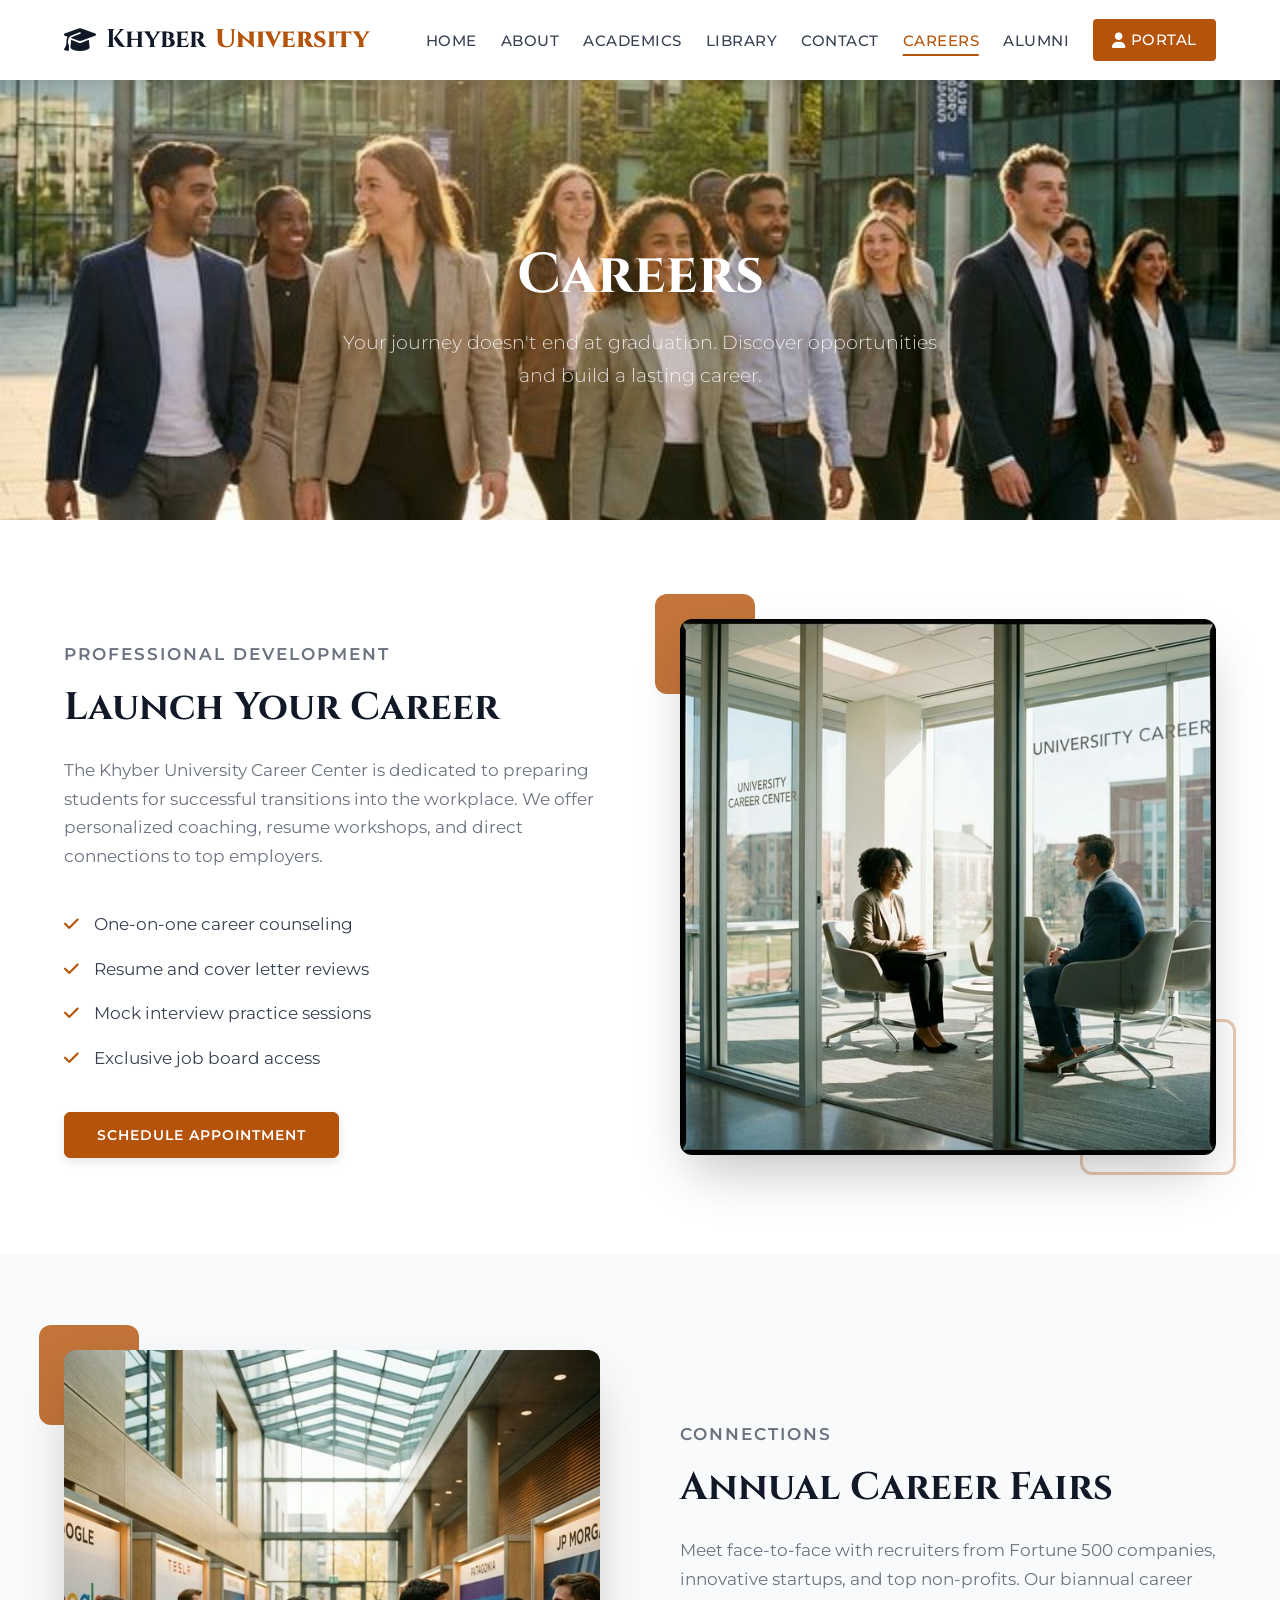
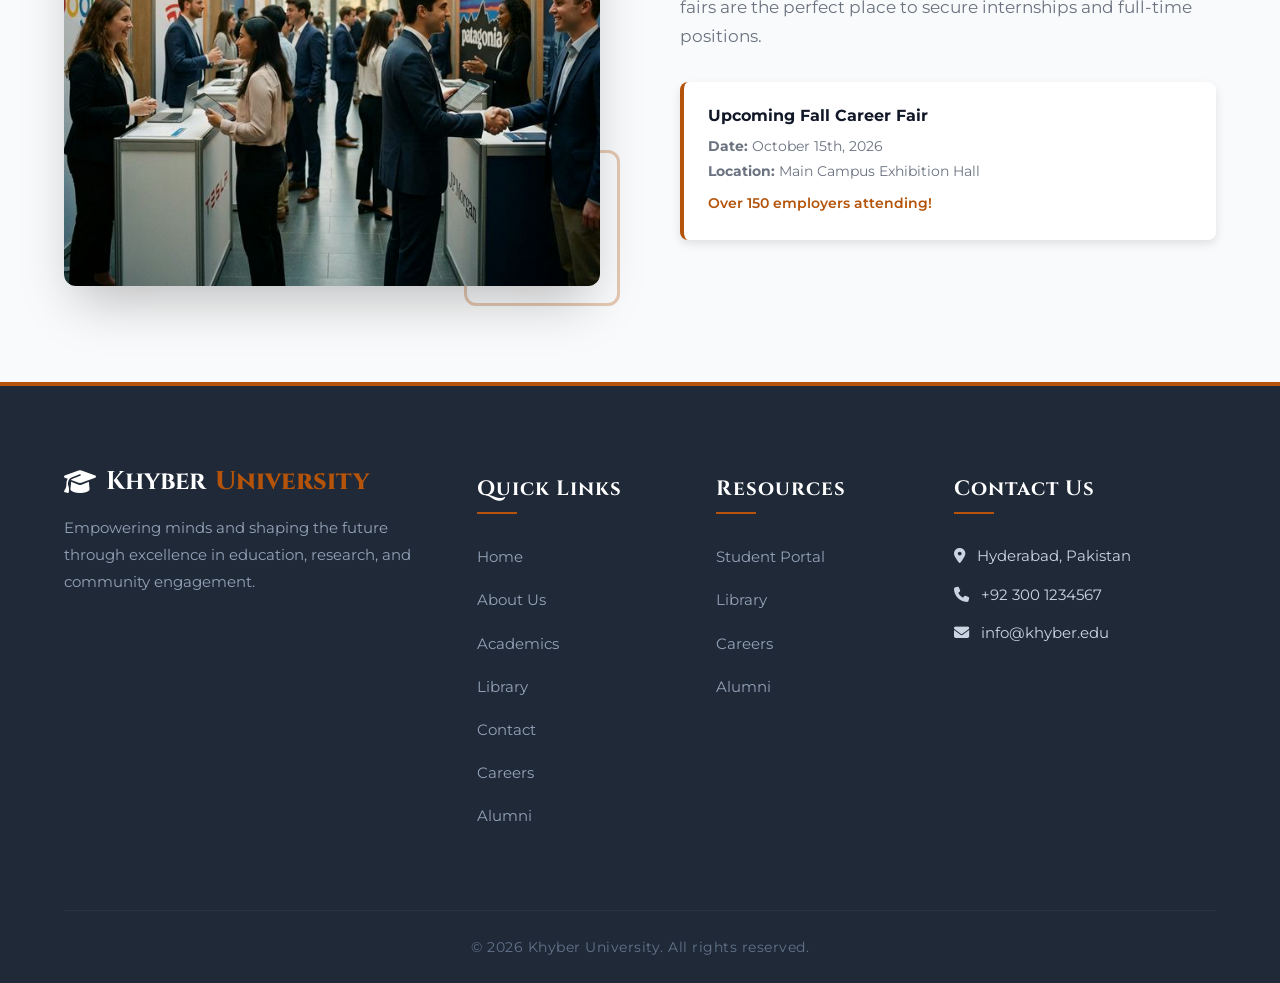
<file: careers.html>
<!DOCTYPE html>
<html lang="en">

<head>
    <meta charset="UTF-8">
    <meta name="viewport" content="width=device-width, initial-scale=1.0">
    <meta name="description"
        content="Explore career opportunities, alumni network, and professional development at Khyber University.">
    <title>Careers | Khyber University</title>
    <!-- FontAwesome -->
    <link rel="stylesheet" href="https://cdnjs.cloudflare.com/ajax/libs/font-awesome/6.4.0/css/all.min.css">
    <!-- Main styles -->
    <link rel="stylesheet" href="css/style.css">
</head>

<body>

    <!-- Header & Navigation -->
    <header>
        <div class="container navbar">
            <a href="index.html" class="logo">
                <i class="fa-solid fa-graduation-cap"></i>
                Khyber<span>University</span>
            </a>

            <button class="menu-toggle" id="mobile-menu" aria-label="Toggle navigation">
                <i class="fa-solid fa-bars"></i>
            </button>

            <ul class="nav-links" id="nav-links">
                <li><a href="index.html">Home</a></li>
                <li><a href="about.html">About</a></li>
                <li><a href="academics.html">Academics</a></li>
                <li><a href="library.html">Library</a></li>
                <li><a href="contact.html">Contact</a></li>
                <li><a href="careers.html" class="active">Careers</a></li>
                <li><a href="alumni.html">Alumni</a></li>
                <!-- Login Button added dynamically across pages -->
                <li><a href="login.html" class="nav-login-btn"><i class="fa-solid fa-user"
                            style="margin-right:5px;"></i> Portal</a></li>
            </ul>
        </div>
    </header>

    <!-- Page Header Hero -->
    <div class="page-header visible" style="background-image: url('images/careers_hero.png'); padding: 10rem 0 8rem;">
        <div class="container">
            <h1>Careers</h1>
            <p>Your journey doesn't end at graduation. Discover opportunities and build a lasting career.</p>
        </div>
    </div>

    <!-- Career Services Section -->
    <section style="background-color: var(--bg-white);">
        <div class="container about-grid">
            <div class="about-text">
                <p class="section-subtitle" style="text-align: left; margin-bottom: 1rem;">Professional Development</p>
                <h2>Launch Your Career</h2>
                <p>The Khyber University Career Center is dedicated to preparing students for successful transitions
                    into the workplace. We offer personalized coaching, resume workshops, and direct connections to top
                    employers.</p>

                <ul style="margin-top: 2rem;">
                    <li><i class="fa-solid fa-check" style="color: var(--accent-color); margin-right: 15px;"></i>
                        One-on-one career counseling</li>
                    <li><i class="fa-solid fa-check" style="color: var(--accent-color); margin-right: 15px;"></i> Resume
                        and cover letter reviews</li>
                    <li><i class="fa-solid fa-check" style="color: var(--accent-color); margin-right: 15px;"></i> Mock
                        interview practice sessions</li>
                    <li><i class="fa-solid fa-check" style="color: var(--accent-color); margin-right: 15px;"></i>
                        Exclusive job board access</li>
                </ul>

                <button class="btn btn-primary" style="margin-top: 2rem;">Schedule Appointment</button>
            </div>
            <div class="about-image">
                <img src="images/careers_interview.png" alt="Student in career interview">
            </div>
        </div>
    </section>

    <!-- Career Fairs & Events -->
    <section>
        <div class="container about-grid">
            <div class="about-image" style="order: -1;">
                <img src="images/careers_fair.png" alt="University Career Fair">
            </div>
            <div class="about-text">
                <p class="section-subtitle" style="text-align: left; margin-bottom: 1rem;">Connections</p>
                <h2>Annual Career Fairs</h2>
                <p>Meet face-to-face with recruiters from Fortune 500 companies, innovative startups, and top
                    non-profits. Our biannual career fairs are the perfect place to secure internships and full-time
                    positions.</p>

                <div
                    style="background: white; padding: 1.5rem; border-radius: 8px; border-left: 4px solid var(--accent-color); box-shadow: var(--shadow-sm); margin-top: 2rem;">
                    <h4 style="font-family: 'Montserrat', sans-serif; margin-bottom: 0.5rem;">Upcoming Fall Career Fair
                    </h4>
                    <p style="margin: 0; font-size: 0.9rem;"><strong>Date:</strong> October 15th, 2026</p>
                    <p style="margin: 0; font-size: 0.9rem;"><strong>Location:</strong> Main Campus Exhibition Hall</p>
                    <p
                        style="margin: 0; font-size: 0.9rem; color: var(--accent-color); margin-top: 0.5rem; font-weight: 600;">
                        Over 150 employers attending!</p>
                </div>
            </div>
        </div>
    </section>


    <!-- Footer -->
    <footer>
        <div class="container">
            <div class="footer-grid">
                <div class="footer-col">
                    <a href="index.html" class="logo" style="margin-bottom: 1rem;">
                        <i class="fa-solid fa-graduation-cap"></i>
                        Khyber<span>University</span>
                    </a>
                    <p>Empowering minds and shaping the future through excellence in education, research, and community
                        engagement.</p>
                </div>

                <div class="footer-col" style="padding-top: 10px;">
                    <h4>Quick Links</h4>
                    <ul class="footer-links">
                        <li><a href="index.html">Home</a></li>
                        <li><a href="about.html">About Us</a></li>
                        <li><a href="academics.html">Academics</a></li>
                        <li><a href="library.html">Library</a></li>
                        <li><a href="contact.html">Contact</a></li>
                        <li><a href="careers.html">Careers</a></li>
                        <li><a href="alumni.html">Alumni</a></li>
                    </ul>
                </div>

                <div class="footer-col" style="padding-top: 10px;">
                    <h4>Resources</h4>
                    <ul class="footer-links">
                        <li><a href="login.html">Student Portal</a></li>
                        <li><a href="library.html">Library</a></li>
                        <li><a href="careers.html">Careers</a></li>
                        <li><a href="alumni.html">Alumni</a></li>
                    </ul>
                </div>

                <div class="footer-col" style="padding-top: 10px;">
                    <h4>Contact Us</h4>
                    <ul class="footer-links">
                        <li style="color: #cbd5e1; font-size: 0.95rem; margin-bottom: 0.8rem;">
                            <i class="fa-solid fa-location-dot" style="margin-right: 8px;"></i> Hyderabad, Pakistan
                        </li>
                        <li style="color: #cbd5e1; font-size: 0.95rem; margin-bottom: 0.8rem;">
                            <i class="fa-solid fa-phone" style="margin-right: 8px;"></i> +92 300 1234567
                        </li>
                        <li style="color: #cbd5e1; font-size: 0.95rem;">
                            <i class="fa-solid fa-envelope" style="margin-right: 8px;"></i> info@khyber.edu
                        </li>
                    </ul>
                </div>
            </div>

            <div class="footer-bottom">
                &copy; <span class="year"></span> Khyber University. All rights reserved.
            </div>
        </div>
    </footer>

    <script src="js/script.js"></script>
</body>

</html>
</file>
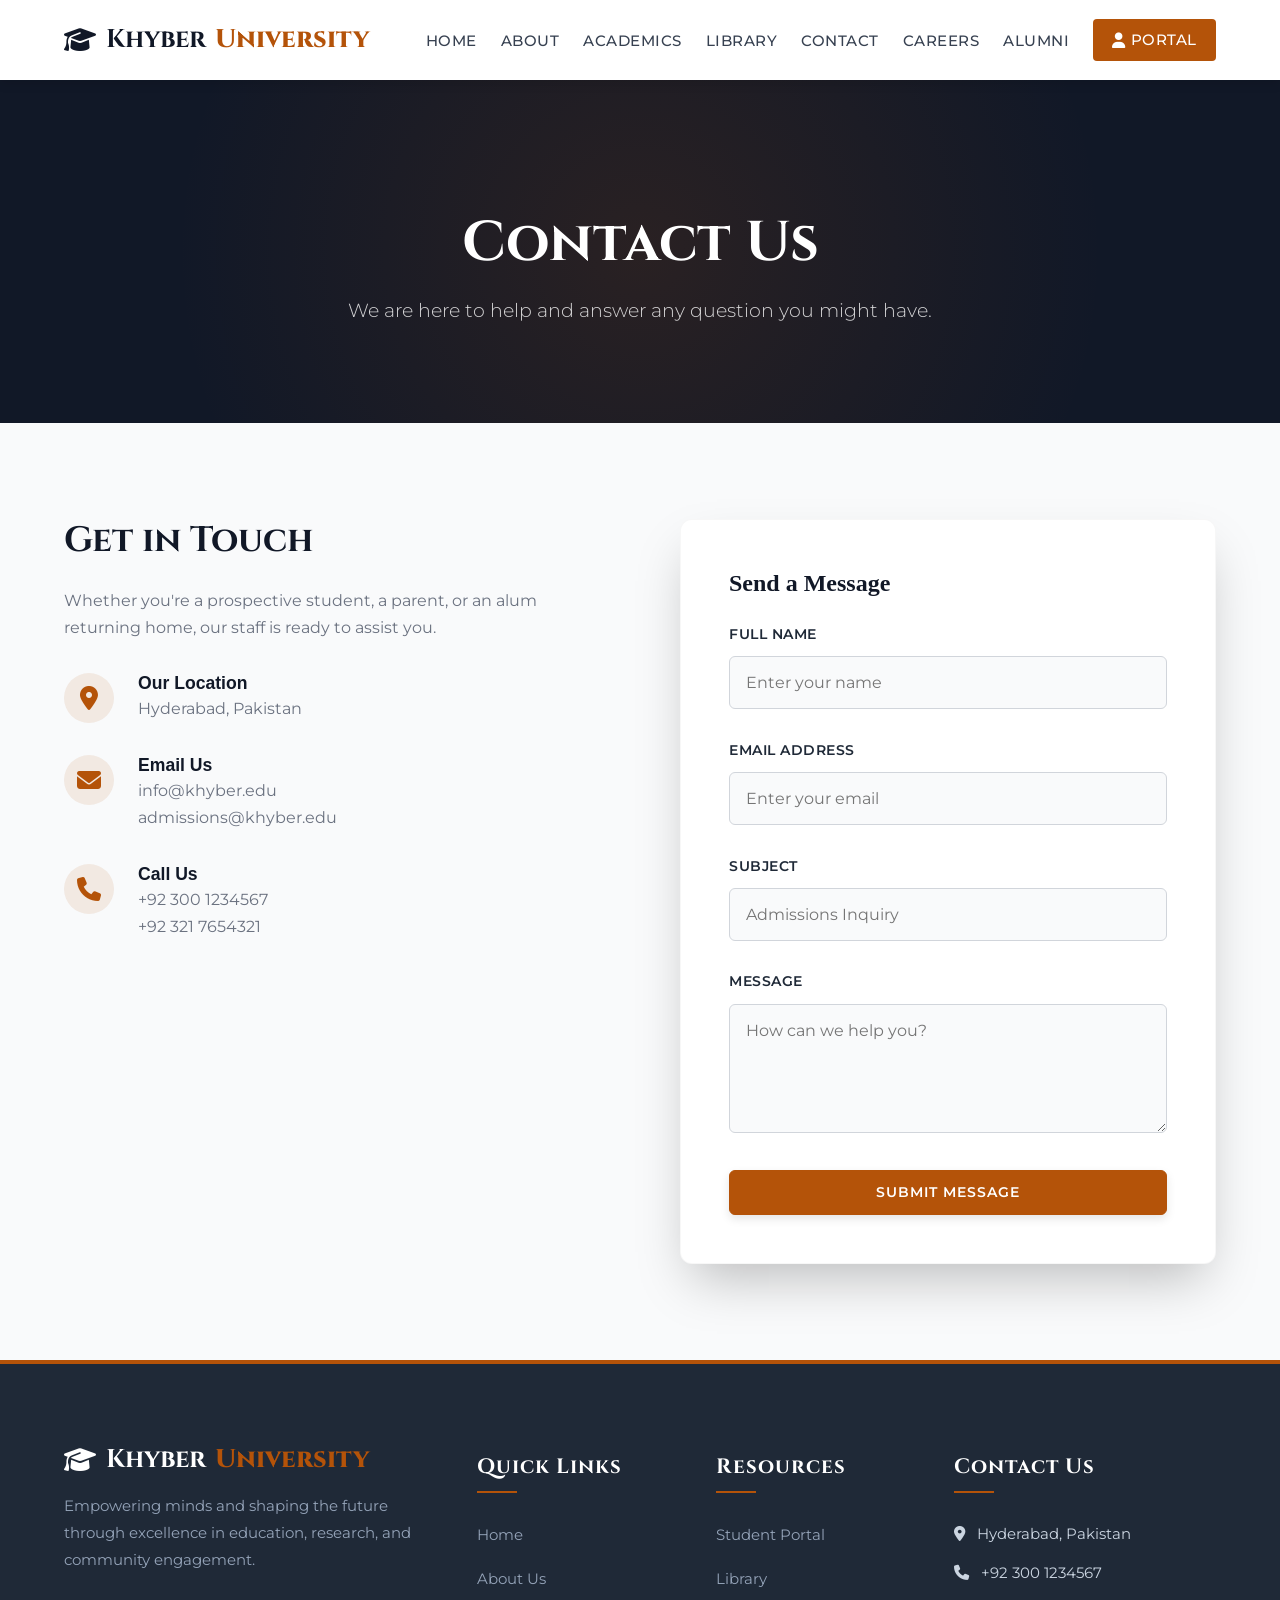
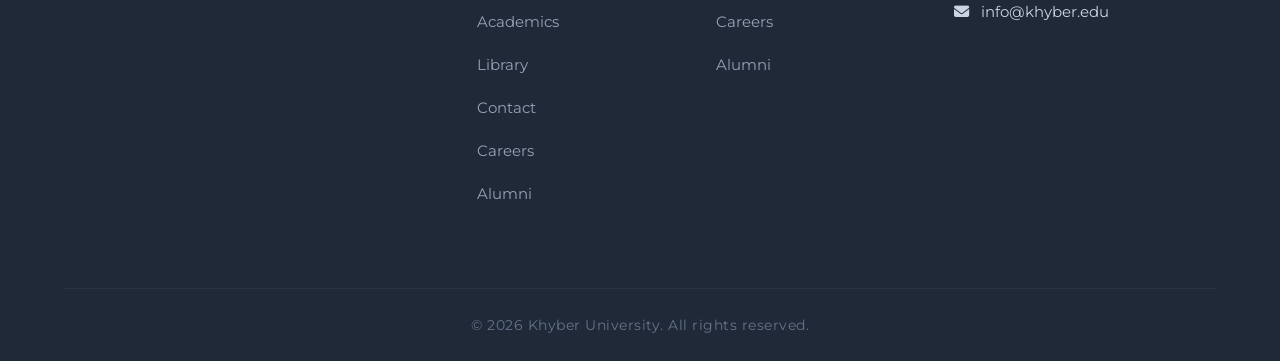
<file: contact.html>
<!DOCTYPE html>
<html lang="en">

<head>
    <meta charset="UTF-8">
    <meta name="viewport" content="width=device-width, initial-scale=1.0">
    <meta name="description"
        content="Get in touch with Khyber University. Find our campus address, email, and phone number.">
    <title>Khyber University | Contact Us</title>
    <link rel="stylesheet" href="https://cdnjs.cloudflare.com/ajax/libs/font-awesome/6.4.0/css/all.min.css">
    <link rel="stylesheet" href="css/style.css">
</head>

<body>

    <header>
        <div class="container navbar">
            <a href="index.html" class="logo">
                <i class="fa-solid fa-graduation-cap"></i>
                Khyber<span>University</span>
            </a>

            <button class="menu-toggle" id="mobile-menu" aria-label="Toggle navigation">
                <i class="fa-solid fa-bars"></i>
            </button>

            <ul class="nav-links" id="nav-links">
                <li><a href="index.html">Home</a></li>
                <li><a href="about.html">About</a></li>
                <li><a href="academics.html">Academics</a></li>
                <li><a href="library.html">Library</a></li>
                <li><a href="contact.html">Contact</a></li>
                <li><a href="careers.html">Careers</a></li>
                <li><a href="alumni.html">Alumni</a></li>
                <li><a href="login.html" class="nav-login-btn"><i class="fa-solid fa-user"
                            style="margin-right:5px;"></i> Portal</a></li>
            </ul>
        </div>
    </header>

    <div class="page-header">
        <div class="container">
            <h1>Contact Us</h1>
            <p>We are here to help and answer any question you might have.</p>
        </div>
    </div>

    <!-- Contact Section -->
    <section>
        <div class="container contact-container">
            <div class="contact-info">
                <h3>Get in Touch</h3>
                <p style="margin-bottom: 2rem; color: var(--text-light);">Whether you're a prospective student, a
                    parent, or an alum returning home, our staff is ready to assist you.</p>

                <div class="info-item">
                    <div class="info-icon">
                        <i class="fa-solid fa-location-dot"></i>
                    </div>
                    <div>
                        <h4 style="font-family: 'Inter', sans-serif; font-size: 1.1rem; color: var(--primary-color);">
                            Our Location</h4>
                        <p style="color: var(--text-light);">Hyderabad, Pakistan</p>
                    </div>
                </div>

                <div class="info-item">
                    <div class="info-icon">
                        <i class="fa-solid fa-envelope"></i>
                    </div>
                    <div>
                        <h4 style="font-family: 'Inter', sans-serif; font-size: 1.1rem; color: var(--primary-color);">
                            Email Us</h4>
                        <p style="color: var(--text-light);">info@khyber.edu<br>admissions@khyber.edu</p>
                    </div>
                </div>

                <div class="info-item">
                    <div class="info-icon">
                        <i class="fa-solid fa-phone"></i>
                    </div>
                    <div>
                        <h4 style="font-family: 'Inter', sans-serif; font-size: 1.1rem; color: var(--primary-color);">
                            Call Us</h4>
                        <p style="color: var(--text-light);">+92 300 1234567<br>+92 321 7654321</p>
                    </div>
                </div>
            </div>

            <div class="contact-form">
                <h3 style="margin-bottom: 1.5rem; font-family: 'Playfair Display', serif; font-size: 1.5rem;">Send a
                    Message</h3>
                <form action="#" method="POST">
                    <div class="form-group">
                        <label for="name">Full Name</label>
                        <input type="text" id="name" name="name" required placeholder="Enter your name">
                    </div>
                    <div class="form-group">
                        <label for="email">Email Address</label>
                        <input type="email" id="email" name="email" required placeholder="Enter your email">
                    </div>
                    <div class="form-group">
                        <label for="subject">Subject</label>
                        <input type="text" id="subject" name="subject" required placeholder="Admissions Inquiry">
                    </div>
                    <div class="form-group">
                        <label for="message">Message</label>
                        <textarea id="message" name="message" rows="5" required
                            placeholder="How can we help you?"></textarea>
                    </div>
                    <button type="submit" class="btn btn-primary" style="width: 100%;">Submit Message</button>
                </form>
            </div>
        </div>
    </section>

    <!-- Footer -->
    <footer>
        <div class="container">
            <div class="footer-grid">
                <div class="footer-col">
                    <a href="index.html" class="logo" style="margin-bottom: 1rem;">
                        <i class="fa-solid fa-graduation-cap"></i>
                        Khyber<span>University</span>
                    </a>
                    <p>Empowering minds and shaping the future through excellence in education, research, and community
                        engagement.</p>
                </div>

                <div class="footer-col" style="padding-top: 10px;">
                    <h4>Quick Links</h4>
                    <ul class="footer-links">
                        <li><a href="index.html">Home</a></li>
                        <li><a href="about.html">About Us</a></li>
                        <li><a href="academics.html">Academics</a></li>
                        <li><a href="library.html">Library</a></li>
                        <li><a href="contact.html">Contact</a></li>
                        <li><a href="careers.html">Careers</a></li>
                        <li><a href="alumni.html">Alumni</a></li>
                    </ul>
                </div>

                <div class="footer-col" style="padding-top: 10px;">
                    <h4>Resources</h4>
                    <ul class="footer-links">
                        <li><a href="login.html">Student Portal</a></li>
                        <li><a href="library.html">Library</a></li>
                        <li><a href="careers.html">Careers</a></li>
                        <li><a href="alumni.html">Alumni</a></li>
                    </ul>
                </div>

                <div class="footer-col" style="padding-top: 10px;">
                    <h4>Contact Us</h4>
                    <ul class="footer-links">
                        <li style="color: #cbd5e1; font-size: 0.95rem; margin-bottom: 0.8rem;">
                            <i class="fa-solid fa-location-dot" style="margin-right: 8px;"></i> Hyderabad, Pakistan
                        </li>
                        <li style="color: #cbd5e1; font-size: 0.95rem; margin-bottom: 0.8rem;">
                            <i class="fa-solid fa-phone" style="margin-right: 8px;"></i> +92 300 1234567
                        </li>
                        <li style="color: #cbd5e1; font-size: 0.95rem;">
                            <i class="fa-solid fa-envelope" style="margin-right: 8px;"></i> info@khyber.edu
                        </li>
                    </ul>
                </div>
            </div>

            <div class="footer-bottom">
                &copy; <span class="year"></span> Khyber University. All rights reserved.
            </div>
        </div>
    </footer>

    <script src="js/script.js"></script>
</body>

</html>
</file>
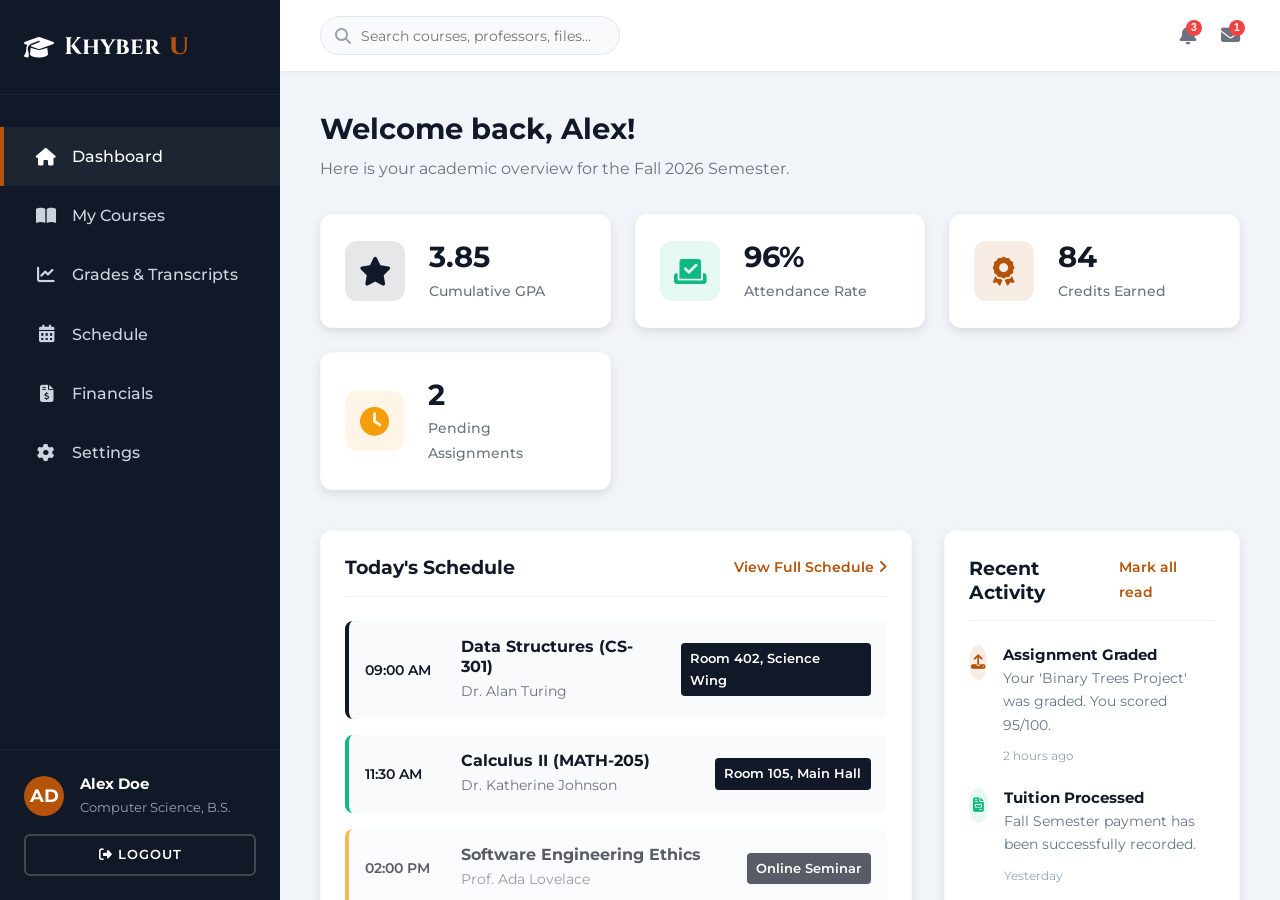
<file: dashboard.html>
﻿<!DOCTYPE html>
<html lang="en">

<head>
    <meta charset="UTF-8">
    <meta name="viewport" content="width=device-width, initial-scale=1.0">
    <title>Student Dashboard | Khyber University</title>
    <!-- FontAwesome -->
    <link rel="stylesheet" href="https://cdnjs.cloudflare.com/ajax/libs/font-awesome/6.4.0/css/all.min.css">
    <!-- Main styles & Portal styles -->
    <link rel="stylesheet" href="css/style.css">
    <link rel="stylesheet" href="css/portal.css">
</head>

<body class="dashboard-body">

    <!-- Sidebar Navigation -->
    <aside class="sidebar" id="sidebar">
        <div class="sidebar-header">
            <a href="index.html" class="logo">
                <i class="fa-solid fa-graduation-cap"></i>
                Khyber<span>U</span>
            </a>
        </div>

        <nav class="sidebar-nav">
            <a href="dashboard.html" class="nav-item active">
                <i class="fa-solid fa-house"></i> Dashboard
            </a>
            <a href="#" class="nav-item">
                <i class="fa-solid fa-book-open"></i> My Courses
            </a>
            <a href="#" class="nav-item">
                <i class="fa-solid fa-chart-line"></i> Grades & Transcripts
            </a>
            <a href="#" class="nav-item">
                <i class="fa-solid fa-calendar-days"></i> Schedule
            </a>
            <a href="#" class="nav-item">
                <i class="fa-solid fa-file-invoice-dollar"></i> Financials
            </a>
            <a href="#" class="nav-item">
                <i class="fa-solid fa-gear"></i> Settings
            </a>
        </nav>

        <div class="sidebar-footer">
            <div class="user-profile-mini">
                <div class="user-avatar">AD</div>
                <div class="user-info-mini">
                    <h4>Alex Doe</h4>
                    <p>Computer Science, B.S.</p>
                </div>
            </div>
            <a href="login.html" class="btn btn-outline"
                style="width: 100%; margin-top: 1rem; padding: 0.5rem; font-size: 0.8rem; text-align: center; color: white; border-color: rgba(255,255,255,0.2);">
                <i class="fa-solid fa-right-from-bracket"></i> Logout
            </a>
        </div>
    </aside>

    <!-- Main Content Area -->
    <main class="main-content">
        <!-- Topbar -->
        <header class="topbar">
            <button class="mobile-toggle" id="sidebar-toggle">
                <i class="fa-solid fa-bars"></i>
            </button>

            <div class="search-bar">
                <i class="fa-solid fa-search"></i>
                <input type="text" placeholder="Search courses, professors, files...">
            </div>

            <div class="topbar-actions">
                <button class="icon-btn">
                    <i class="fa-solid fa-bell"></i>
                    <span class="badge">3</span>
                </button>
                <button class="icon-btn">
                    <i class="fa-solid fa-envelope"></i>
                    <span class="badge">1</span>
                </button>
            </div>
        </header>

        <!-- Dashboard Content -->
        <div class="dashboard-wrapper">
            <div class="dashboard-header animate-on-scroll visible">
                <h1>Welcome back, Alex!</h1>
                <p>Here is your academic overview for the Fall 2026 Semester.</p>
            </div>

            <!-- Stats Row -->
            <div class="stats-grid animate-on-scroll visible" style="transition-delay: 0.1s;">
                <div class="stat-card">
                    <div class="stat-icon primary">
                        <i class="fa-solid fa-star"></i>
                    </div>
                    <div class="stat-info">
                        <h3>3.85</h3>
                        <p>Cumulative GPA</p>
                    </div>
                </div>

                <div class="stat-card">
                    <div class="stat-icon success">
                        <i class="fa-solid fa-check-to-slot"></i>
                    </div>
                    <div class="stat-info">
                        <h3>96%</h3>
                        <p>Attendance Rate</p>
                    </div>
                </div>

                <div class="stat-card">
                    <div class="stat-icon accent">
                        <i class="fa-solid fa-award"></i>
                    </div>
                    <div class="stat-info">
                        <h3>84</h3>
                        <p>Credits Earned</p>
                    </div>
                </div>

                <div class="stat-card">
                    <div class="stat-icon warning">
                        <i class="fa-solid fa-clock"></i>
                    </div>
                    <div class="stat-info">
                        <h3>2</h3>
                        <p>Pending Assignments</p>
                    </div>
                </div>
            </div>

            <div class="dashboard-grid">
                <!-- Schedule Panel -->
                <div class="dashboard-panel animate-on-scroll visible" style="transition-delay: 0.2s;">
                    <div class="panel-header">
                        <h2>Today's Schedule</h2>
                        <a href="#">View Full Schedule <i class="fa-solid fa-angle-right"></i></a>
                    </div>

                    <div class="schedule-list">
                        <div class="schedule-item">
                            <div class="schedule-time">09:00 AM</div>
                            <div class="schedule-details">
                                <h4>Data Structures (CS-301)</h4>
                                <p>Dr. Alan Turing</p>
                            </div>
                            <div class="schedule-room">Room 402, Science Wing</div>
                        </div>

                        <div class="schedule-item" style="border-left-color: #10b981;">
                            <div class="schedule-time">11:30 AM</div>
                            <div class="schedule-details">
                                <h4>Calculus II (MATH-205)</h4>
                                <p>Dr. Katherine Johnson</p>
                            </div>
                            <div class="schedule-room">Room 105, Main Hall</div>
                        </div>

                        <div class="schedule-item" style="border-left-color: #f59e0b; opacity: 0.7;">
                            <div class="schedule-time">02:00 PM</div>
                            <div class="schedule-details">
                                <h4>Software Engineering Ethics</h4>
                                <p>Prof. Ada Lovelace</p>
                            </div>
                            <div class="schedule-room">Online Seminar</div>
                        </div>
                    </div>
                </div>

                <!-- Notifications Panel -->
                <div class="dashboard-panel animate-on-scroll visible" style="transition-delay: 0.3s;">
                    <div class="panel-header">
                        <h2>Recent Activity</h2>
                        <a href="#">Mark all read</a>
                    </div>

                    <div class="notif-list">
                        <div class="notif-item">
                            <div class="notif-icon"><i class="fa-solid fa-upload"></i></div>
                            <div class="notif-content">
                                <h4>Assignment Graded</h4>
                                <p>Your 'Binary Trees Project' was graded. You scored 95/100.</p>
                                <span class="notif-time">2 hours ago</span>
                            </div>
                        </div>

                        <div class="notif-item">
                            <div class="notif-icon" style="background-color: rgba(16,185,129,0.1); color: #10b981;"><i
                                    class="fa-solid fa-file-invoice"></i></div>
                            <div class="notif-content">
                                <h4>Tuition Processed</h4>
                                <p>Fall Semester payment has been successfully recorded.</p>
                                <span class="notif-time">Yesterday</span>
                            </div>
                        </div>

                        <div class="notif-item">
                            <div class="notif-icon" style="background-color: rgba(245,158,11,0.1); color: #f59e0b;"><i
                                    class="fa-solid fa-bullhorn"></i></div>
                            <div class="notif-content">
                                <h4>Library Notice</h4>
                                <p>Campus Main Library will close at 8 PM this Friday for maintenance.</p>
                                <span class="notif-time">2 days ago</span>
                            </div>
                        </div>
                    </div>
                </div>
            </div> <!-- End Grid -->
        </div> <!-- End Dashboard Wrapper -->
    </main>

    <script>
        document.addEventListener('DOMContentLoaded', () => {
            const sidebarToggle = document.getElementById('sidebar-toggle');
            const sidebar = document.getElementById('sidebar');

            if (sidebarToggle && sidebar) {
                sidebarToggle.addEventListener('click', () => {
                    sidebar.classList.toggle('show');
                });
            }
        });
    </script>
</body>

</html>
</file>
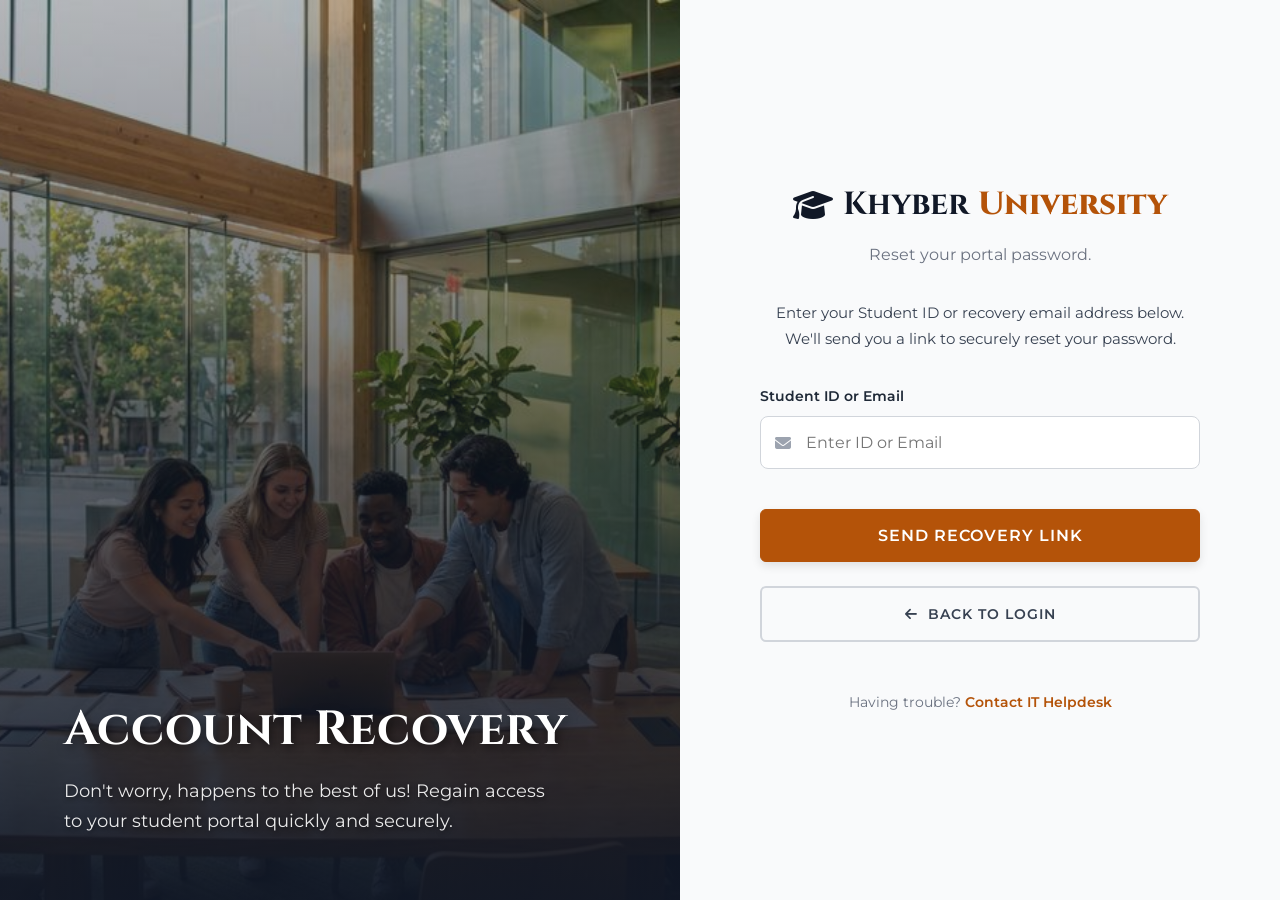
<file: forgot-password.html>
<!DOCTYPE html>
<html lang="en">

<head>
    <meta charset="UTF-8">
    <meta name="viewport" content="width=device-width, initial-scale=1.0">
    <title>Forgot Password | Khyber University Portal</title>
    <!-- FontAwesome -->
    <link rel="stylesheet" href="https://cdnjs.cloudflare.com/ajax/libs/font-awesome/6.4.0/css/all.min.css">
    <!-- Main styles & Portal styles -->
    <link rel="stylesheet" href="css/style.css">
    <link rel="stylesheet" href="css/portal.css">
</head>

<body class="login-body">

    <div class="login-image-side animate-on-scroll">
        <div class="login-image-content">
            <h2>Account Recovery</h2>
            <p>Don't worry, happens to the best of us! Regain access to your student portal quickly and securely.</p>
        </div>
    </div>

    <div class="login-form-side animate-on-scroll" style="transition-delay: 0.2s;">
        <div class="login-header" style="margin-bottom: 2rem;">
            <a href="index.html" class="logo">
                <i class="fa-solid fa-graduation-cap"></i>
                Khyber<span>University</span>
            </a>
            <p>Reset your portal password.</p>
        </div>

        <p style="margin-bottom: 2rem; color: var(--text-main); font-size: 0.95rem; text-align: center;">Enter your
            Student ID or recovery email address below. We'll send you a link to securely reset your password.</p>

        <form action="#" method="POST"
            onsubmit="event.preventDefault(); alert('Password recovery link sent to your registered email!'); window.location.href='login.html';">
            <div class="portal-form-group">
                <label for="recovery_identifier">Student ID or Email</label>
                <div class="portal-input-wrapper" style="margin-bottom: 2.5rem;">
                    <i class="fa-solid fa-envelope"></i>
                    <input type="text" id="recovery_identifier" name="recovery_identifier"
                        placeholder="Enter ID or Email" required>
                </div>
            </div>

            <button type="submit" class="btn btn-primary"
                style="width: 100%; padding: 1rem; font-size: 1rem; margin-bottom: 1.5rem;">Send Recovery Link</button>
            <a href="login.html" class="btn btn-outline"
                style="width: 100%; border-color: #d1d5db; color: var(--text-main); text-align: center; display: block; padding: 0.9rem;">
                <i class="fa-solid fa-arrow-left" style="margin-right: 5px;"></i> Back to Login
            </a>
        </form>

        <p style="text-align: center; margin-top: 3rem; color: var(--text-light); font-size: 0.9rem;">
            Having trouble? <a href="contact.html" style="color: var(--accent-color); font-weight: 600;">Contact IT
                Helpdesk</a>
        </p>
    </div>

    <script>
        document.addEventListener('DOMContentLoaded', () => {
            setTimeout(() => {
                document.querySelectorAll('.animate-on-scroll').forEach(el => el.classList.add('visible'));
            }, 100);
        });
    </script>
</body>

</html>
</file>
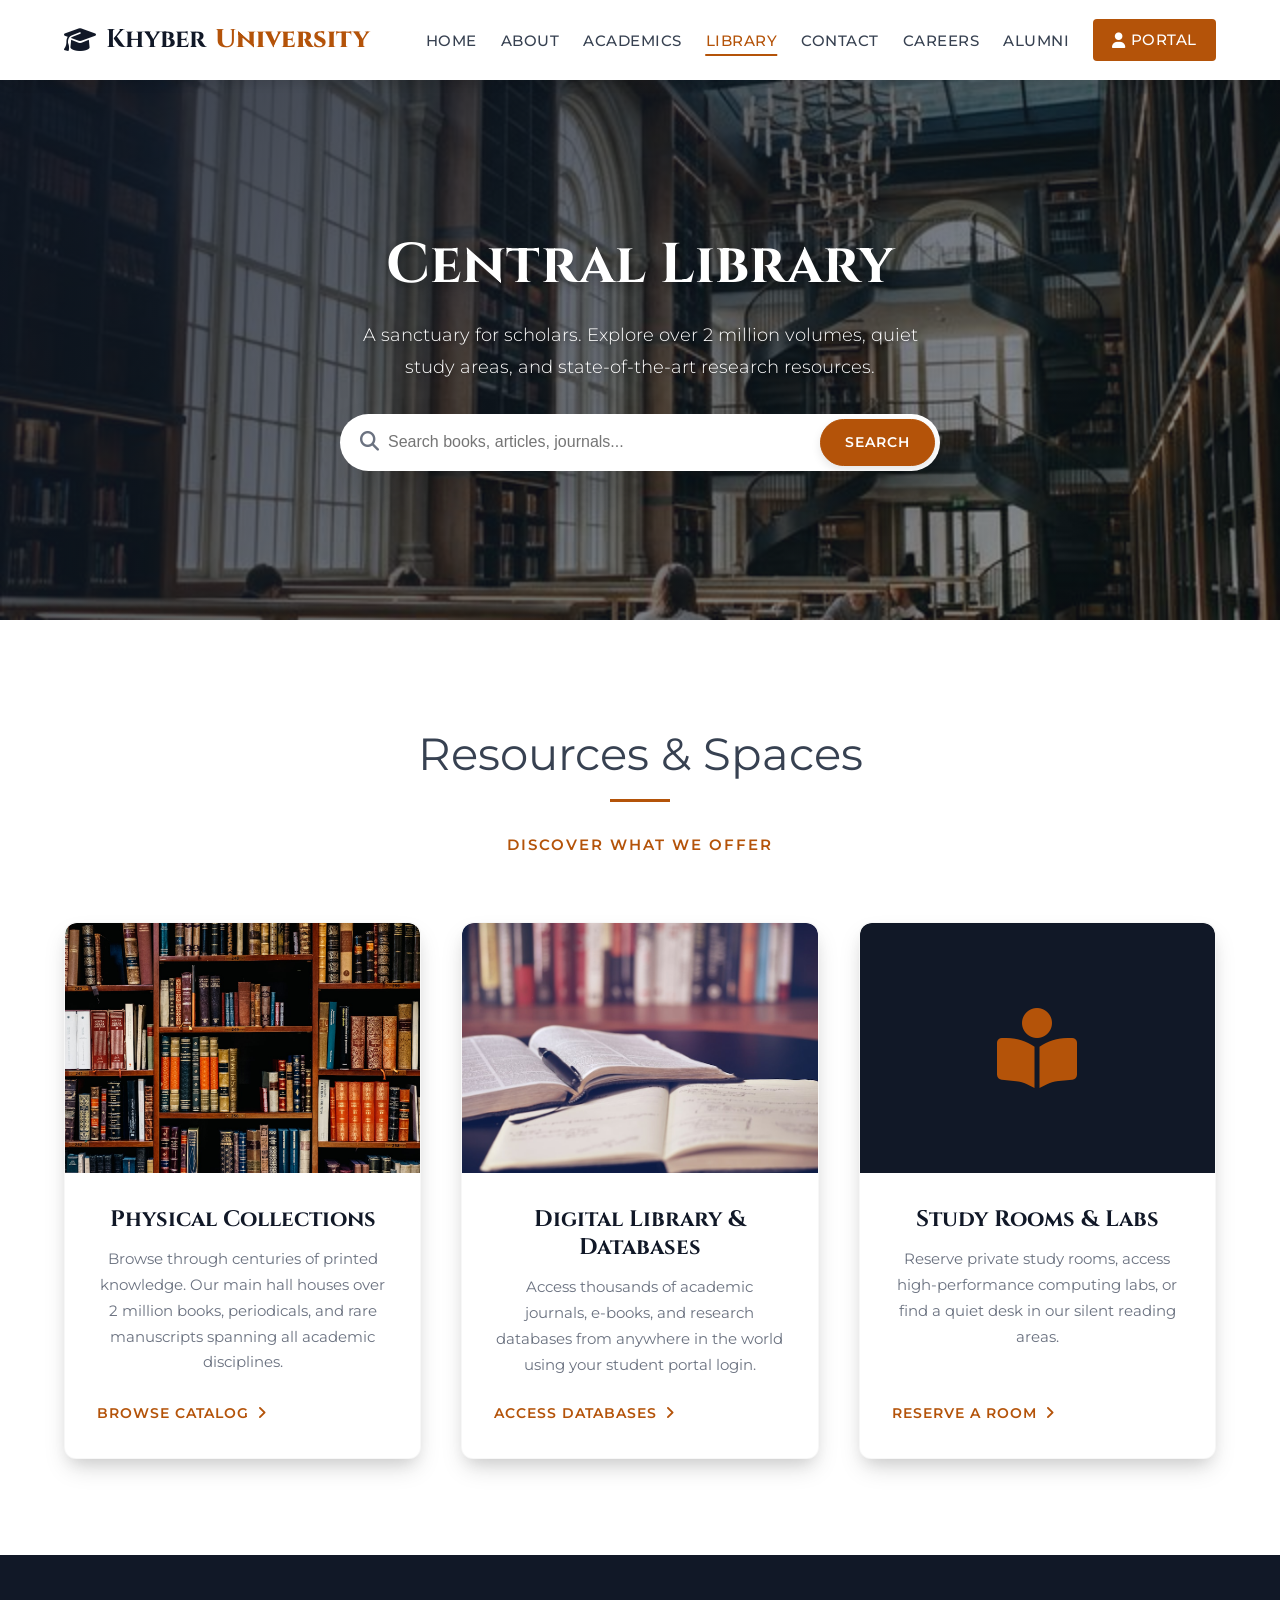
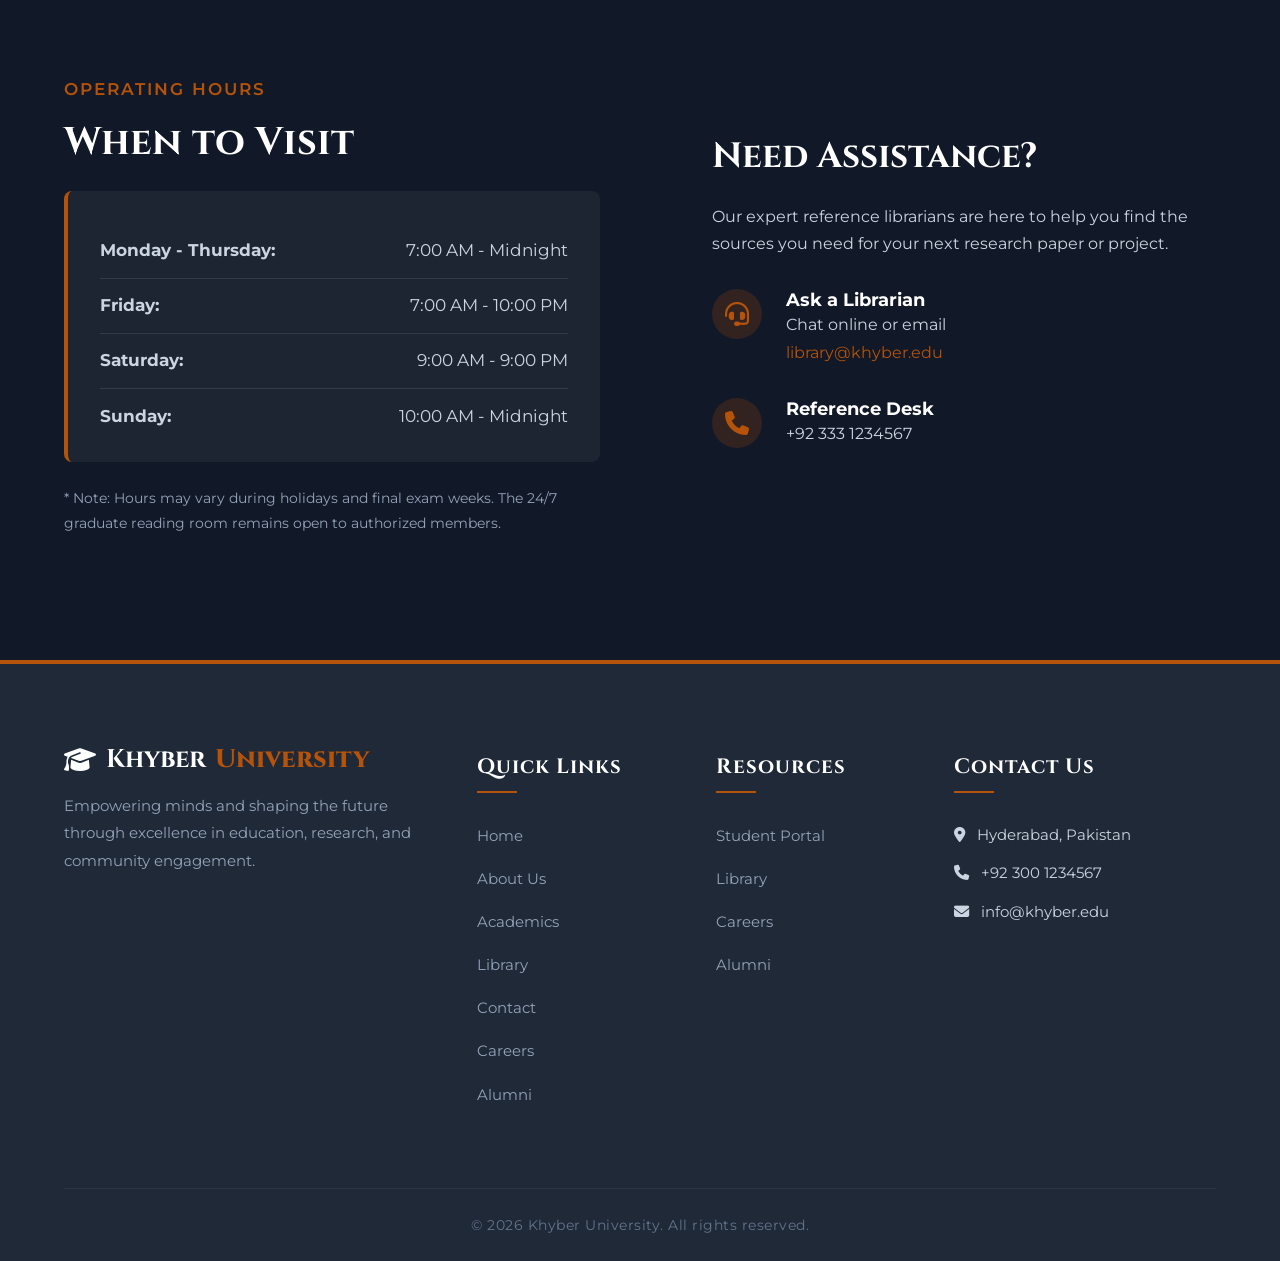
<file: library.html>
<!DOCTYPE html>
<html lang="en">

<head>
    <meta charset="UTF-8">
    <meta name="viewport" content="width=device-width, initial-scale=1.0">
    <meta name="description"
        content="Khyber University Central Library: Your gateway to knowledge, research, and quiet study spaces.">
    <title>Central Library | Khyber University</title>
    <!-- FontAwesome for Icons -->
    <link rel="stylesheet" href="https://cdnjs.cloudflare.com/ajax/libs/font-awesome/6.4.0/css/all.min.css">
    <!-- Custom CSS -->
    <link rel="stylesheet" href="css/style.css">
</head>

<body>

    <!-- Header & Navigation -->
    <header>
        <div class="container navbar">
            <a href="index.html" class="logo">
                <i class="fa-solid fa-graduation-cap"></i>
                Khyber<span>University</span>
            </a>

            <button class="menu-toggle" id="mobile-menu" aria-label="Toggle navigation">
                <i class="fa-solid fa-bars"></i>
            </button>

            <ul class="nav-links" id="nav-links">
                <li><a href="index.html">Home</a></li>
                <li><a href="about.html">About</a></li>
                <li><a href="academics.html">Academics</a></li>
                <li><a href="library.html" class="active">Library</a></li>
                <li><a href="contact.html">Contact</a></li>
                <li><a href="careers.html">Careers</a></li>
                <li><a href="alumni.html">Alumni</a></li>
                <!-- Login Button added dynamically across pages -->
                <li><a href="login.html" class="nav-login-btn"><i class="fa-solid fa-user"
                            style="margin-right:5px;"></i> Portal</a></li>
            </ul>
        </div>
    </header>

    <!-- Library Hero Section -->
    <section class="hero "
        style="background-image: url('images/library_hero_modern.png'); height: 60vh; min-height: 400px; background-attachment: scroll; z-index: 10; position: relative;">
        <div class="container" style="text-align: center; margin: 0 auto; max-width: 900px;">
            <h1 style="font-size: 3.5rem;">Central Library</h1>
            <p style="font-size: 1.1rem; max-width: 600px; margin: 0 auto 2rem;">A sanctuary for scholars. Explore over
                2 million volumes, quiet study areas, and state-of-the-art research resources.</p>
            <div class="search-bar" style="max-width: 600px; margin: 0 auto; position: relative;">
                <input type="text" placeholder="Search books, articles, journals..."
                    style="width: 100%; padding: 1.2rem 1.2rem 1.2rem 3rem; border-radius: 30px; border: none; font-size: 1rem; box-shadow: var(--shadow-lg);">
                <i class="fa-solid fa-search"
                    style="position: absolute; left: 20px; top: 50%; transform: translateY(-50%); color: var(--text-light); font-size: 1.2rem;"></i>
                <button class="btn btn-primary"
                    style="position: absolute; right: 5px; top: 5px; bottom: 5px; border-radius: 25px; padding: 0 1.5rem;">Search</button>
            </div>
        </div>
    </section>

    <!-- Content Section -->
    <section style="background-color: var(--bg-white);">
        <div class="container" style="text-align: center;">
            <div class="section-title">Resources & Spaces</div>
            <p class="section-subtitle">Discover What We Offer</p>

            <div class="cards-grid">
                <!-- Books -->
                <div class="card ">
                    <div class="card-img-wrapper" style="height: 250px;">
                        <img src="images/library_interior.jpg" alt="Vast library bookshelves">
                    </div>
                    <div class="card-content">
                        <h3>Physical Collections</h3>
                        <p>Browse through centuries of printed knowledge. Our main hall houses over 2 million books,
                            periodicals, and rare manuscripts spanning all academic disciplines.</p>
                        <a href="#" class="content-link">Browse Catalog</a>
                    </div>
                </div>

                <!-- Digital -->
                <div class="card ">
                    <div class="card-img-wrapper" style="height: 250px;">
                        <img src="images/library_study.jpg" alt="Student studying with laptop">
                    </div>
                    <div class="card-content">
                        <h3>Digital Library & Databases</h3>
                        <p>Access thousands of academic journals, e-books, and research databases from anywhere in the
                            world using your student portal login.</p>
                        <a href="#" class="content-link">Access Databases</a>
                    </div>
                </div>

                <!-- Study Spaces -->
                <div class="card ">
                    <div class="card-img-wrapper"
                        style="background-color: var(--primary-color); display: flex; align-items: center; justify-content: center; height: 250px;">
                        <i class="fa-solid fa-book-reader" style="font-size: 5rem; color: var(--accent-color);"></i>
                    </div>
                    <div class="card-content">
                        <h3>Study Rooms & Labs</h3>
                        <p>Reserve private study rooms, access high-performance computing labs, or find a quiet desk in
                            our silent reading areas.</p>
                        <a href="#" class="content-link">Reserve a Room</a>
                    </div>
                </div>
            </div>
        </div>
    </section>

    <!-- Info Section -->
    <section style="background-color: var(--primary-color); color: white;">
        <div class="container about-grid ">
            <div class="about-text">
                <p class="section-subtitle" style="color: var(--accent-color); text-align: left; margin-bottom: 1rem;">
                    Operating Hours</p>
                <h2 style="color: white;">When to Visit</h2>
                <div
                    style="background: rgba(255,255,255,0.05); padding: 2rem; border-radius: 8px; border-left: 4px solid var(--accent-color);">
                    <ul style="color: #cbd5e1;">
                        <li
                            style="display: flex; justify-content: space-between; border-bottom: 1px solid rgba(255,255,255,0.1); padding: 0.8rem 0;">
                            <strong>Monday - Thursday:</strong> <span>7:00 AM - Midnight</span>
                        </li>
                        <li
                            style="display: flex; justify-content: space-between; border-bottom: 1px solid rgba(255,255,255,0.1); padding: 0.8rem 0;">
                            <strong>Friday:</strong> <span>7:00 AM - 10:00 PM</span>
                        </li>
                        <li
                            style="display: flex; justify-content: space-between; border-bottom: 1px solid rgba(255,255,255,0.1); padding: 0.8rem 0;">
                            <strong>Saturday:</strong> <span>9:00 AM - 9:00 PM</span>
                        </li>
                        <li style="display: flex; justify-content: space-between; padding: 0.8rem 0 0;">
                            <strong>Sunday:</strong> <span>10:00 AM - Midnight</span>
                        </li>
                    </ul>
                </div>
                <p style="margin-top: 1.5rem; font-size: 0.9rem; color: #94a3b8;">* Note: Hours may vary during holidays
                    and final exam weeks. The 24/7 graduate reading room remains open to authorized members.</p>
            </div>

            <div class="contact-info" style="color: white; padding-left: 2rem;">
                <h3 style="color: white; font-family: 'Cinzel', serif;">Need Assistance?</h3>
                <p style="margin-bottom: 2rem; color: #cbd5e1;">Our expert reference librarians are here to help you
                    find the sources you need for your next research paper or project.</p>

                <div class="info-item">
                    <div class="info-icon" style="background: rgba(180,83,9,0.2);">
                        <i class="fa-solid fa-headset"></i>
                    </div>
                    <div>
                        <h4 style="font-family: 'Montserrat', sans-serif; font-size: 1.1rem; color: white;">Ask a
                            Librarian</h4>
                        <p style="color: #cbd5e1; margin:0;">Chat online or email<br><a href="mailto:library@khyber.edu"
                                style="color: var(--accent-color);">library@khyber.edu</a></p>
                    </div>
                </div>

                <div class="info-item">
                    <div class="info-icon" style="background: rgba(180,83,9,0.2);">
                        <i class="fa-solid fa-phone"></i>
                    </div>
                    <div>
                        <h4 style="font-family: 'Montserrat', sans-serif; font-size: 1.1rem; color: white;">Reference
                            Desk</h4>
                        <p style="color: #cbd5e1; margin:0;">+92 333 1234567</p>
                    </div>
                </div>
            </div>
        </div>
    </section>

    <!-- Footer -->
    <footer>
        <div class="container">
            <div class="footer-grid">
                <div class="footer-col">
                    <a href="index.html" class="logo" style="margin-bottom: 1rem;">
                        <i class="fa-solid fa-graduation-cap"></i>
                        Khyber<span>University</span>
                    </a>
                    <p>Empowering minds and shaping the future through excellence in education, research, and community
                        engagement.</p>
                </div>

                <div class="footer-col" style="padding-top: 10px;">
                    <h4>Quick Links</h4>
                    <ul class="footer-links">
                        <li><a href="index.html">Home</a></li>
                        <li><a href="about.html">About Us</a></li>
                        <li><a href="academics.html">Academics</a></li>
                        <li><a href="library.html">Library</a></li>
                        <li><a href="contact.html">Contact</a></li>
                        <li><a href="careers.html">Careers</a></li>
                        <li><a href="alumni.html">Alumni</a></li>
                    </ul>
                </div>

                <div class="footer-col" style="padding-top: 10px;">
                    <h4>Resources</h4>
                    <ul class="footer-links">
                        <li><a href="login.html">Student Portal</a></li>
                        <li><a href="library.html">Library</a></li>
                        <li><a href="careers.html">Careers</a></li>
                        <li><a href="alumni.html">Alumni</a></li>
                    </ul>
                </div>

                <div class="footer-col" style="padding-top: 10px;">
                    <h4>Contact Us</h4>
                    <ul class="footer-links">
                        <li style="color: #cbd5e1; font-size: 0.95rem; margin-bottom: 0.8rem;">
                            <i class="fa-solid fa-location-dot" style="margin-right: 8px;"></i> Hyderabad, Pakistan
                        </li>
                        <li style="color: #cbd5e1; font-size: 0.95rem; margin-bottom: 0.8rem;">
                            <i class="fa-solid fa-phone" style="margin-right: 8px;"></i> +92 300 1234567
                        </li>
                        <li style="color: #cbd5e1; font-size: 0.95rem;">
                            <i class="fa-solid fa-envelope" style="margin-right: 8px;"></i> info@khyber.edu
                        </li>
                    </ul>
                </div>
            </div>

            <div class="footer-bottom">
                &copy; <span class="year"></span> Khyber University. All rights reserved.
            </div>
        </div>
    </footer>

    <script src="js/script.js"></script>
</body>

</html>
</file>
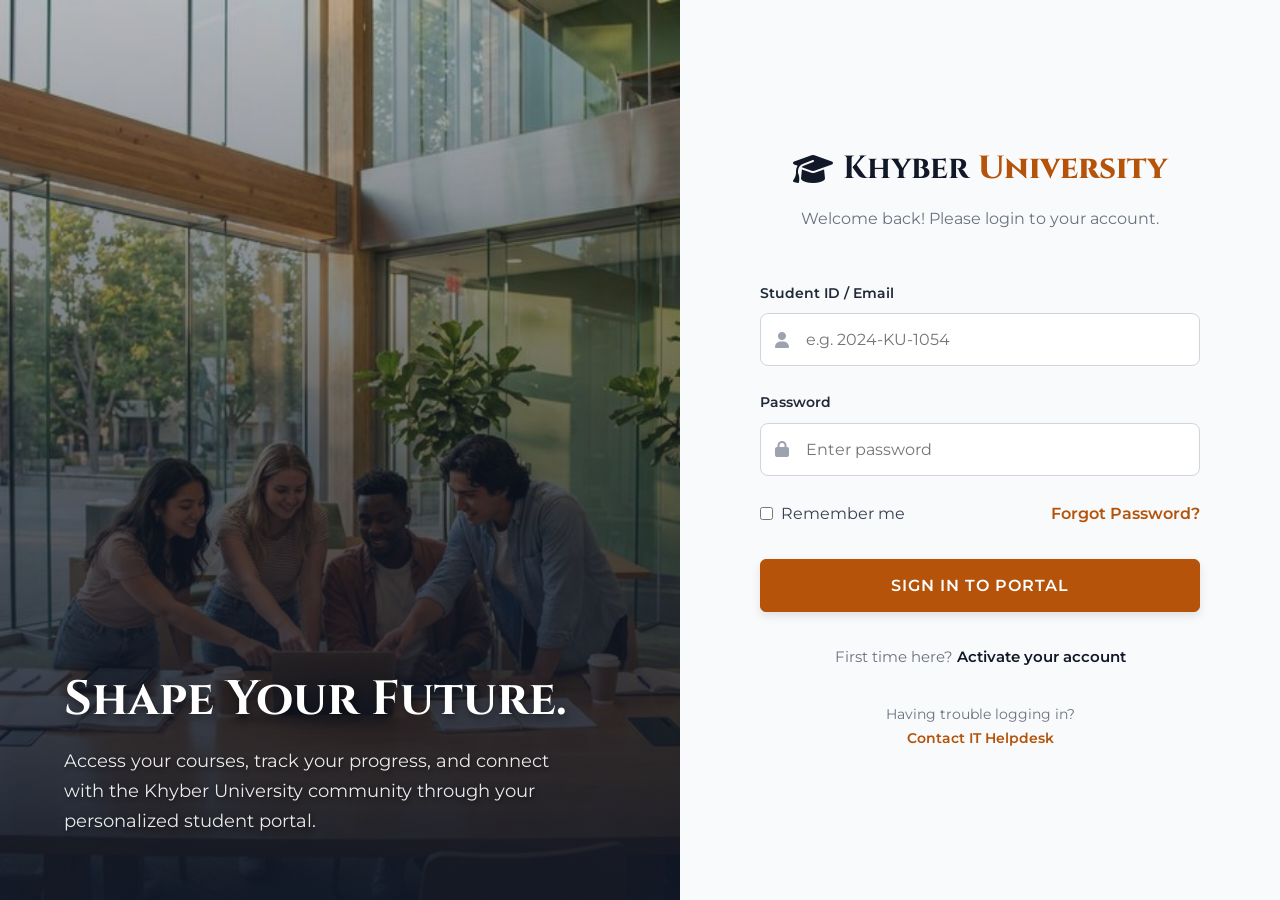
<file: login.html>
<!DOCTYPE html>
<html lang="en">

<head>
    <meta charset="UTF-8">
    <meta name="viewport" content="width=device-width, initial-scale=1.0">
    <title>Student Portal Login | Khyber University</title>
    <!-- FontAwesome -->
    <link rel="stylesheet" href="https://cdnjs.cloudflare.com/ajax/libs/font-awesome/6.4.0/css/all.min.css">
    <!-- Main styles & Portal styles -->
    <link rel="stylesheet" href="css/style.css">
    <link rel="stylesheet" href="css/portal.css">
</head>

<body class="login-body">

    <div class="login-image-side animate-on-scroll">
        <div class="login-image-content">
            <h2>Shape Your Future.</h2>
            <p>Access your courses, track your progress, and connect with the Khyber University community through your
                personalized student portal.</p>
        </div>
    </div>

    <div class="login-form-side animate-on-scroll" style="transition-delay: 0.2s;">
        <div class="login-header">
            <a href="index.html" class="logo">
                <i class="fa-solid fa-graduation-cap"></i>
                Khyber<span>University</span>
            </a>
            <p>Welcome back! Please login to your account.</p>
        </div>

        <form action="dashboard.html" method="GET">
            <div class="portal-form-group">
                <label for="student_id">Student ID / Email</label>
                <div class="portal-input-wrapper">
                    <i class="fa-solid fa-user"></i>
                    <input type="text" id="student_id" name="student_id" placeholder="e.g. 2024-KU-1054" required>
                </div>
            </div>

            <div class="portal-form-group">
                <label for="password">Password</label>
                <div class="portal-input-wrapper">
                    <i class="fa-solid fa-lock"></i>
                    <input type="password" id="password" name="password" placeholder="Enter password" required>
                </div>
            </div>

            <div class="login-options">
                <label>
                    <input type="checkbox" name="remember"> Remember me
                </label>
                <a href="forgot-password.html">Forgot Password?</a>
            </div>

            <button type="submit" class="btn btn-primary" style="width: 100%; padding: 1rem; font-size: 1rem;">Sign In
                to Portal</button>
        </form>

        <p
            style="text-align: center; margin-top: 2rem; margin-bottom: 2rem; color: var(--text-light); font-size: 0.95rem;">
            First time here? <a href="activate.html" style="color: var(--primary-color); font-weight: 600;">Activate
                your account</a></p>
        <p style="text-align: center; color: var(--text-light); font-size: 0.9rem;">
            Having trouble logging in? <br>
            <a href="contact.html" style="color: var(--accent-color); font-weight: 600;">Contact IT Helpdesk</a>
        </p>
    </div>

    <script>
        // Simple animation trigger for login load
        document.addEventListener('DOMContentLoaded', () => {
            setTimeout(() => {
                document.querySelectorAll('.animate-on-scroll').forEach(el => el.classList.add('visible'));
            }, 100);
        });
    </script>
</body>

</html>
</file>
<file: css/style.css>
@import url('https://fonts.googleapis.com/css2?family=Cinzel:wght@600;700;800&family=Montserrat:wght@300;400;500;600&display=swap');

:root {
  --primary-color: #111827;
  /* Rich dark tone */
  --secondary-color: #1f2937;
  --accent-color: #b45309;
  /* Deep gold/amber - elegant */
  --accent-hover: #d97706;
  --bg-light: #f9fafb;
  --bg-white: #ffffff;
  --text-main: #374151;
  --text-light: #6b7280;

  --transition: all 0.4s cubic-bezier(0.4, 0, 0.2, 1);
  --shadow-sm: 0 4px 10px rgba(0, 0, 0, 0.1);
  --shadow-md: 0 12px 24px -4px rgba(0, 0, 0, 0.15), 0 8px 16px -6px rgba(0, 0, 0, 0.1);
  --shadow-lg: 0 25px 50px -12px rgba(0, 0, 0, 0.25);
  --shadow-hover: 0 30px 60px -12px rgba(180, 83, 9, 0.3), 0 18px 36px -18px rgba(180, 83, 9, 0.25);
}

/* Reset & Basics */
* {
  margin: 0;
  padding: 0;
  box-sizing: border-box;
}

body {
  font-family: 'Montserrat', sans-serif;
  color: var(--text-main);
  background-color: var(--bg-light);
  line-height: 1.7;
  overflow-x: hidden;
}

h1,
h2,
h3,
h4,
h5,
h6,
.logo {
  font-family: 'Cinzel', serif;
  color: var(--primary-color);
  line-height: 1.25;
}

a {
  text-decoration: none;
  color: inherit;
  transition: var(--transition);
}

ul {
  list-style: none;
}

img {
  max-width: 100%;
  height: auto;
  display: block;
  border-radius: 8px;
}

.container {
  width: 90%;
  max-width: 1200px;
  margin: 0 auto;
}

/* Scroll Animations */
.animate-on-scroll {
  opacity: 0;
  transform: translateY(40px);
  transition: opacity 0.8s cubic-bezier(0.4, 0, 0.2, 1), transform 0.8s cubic-bezier(0.4, 0, 0.2, 1);
}

.animate-on-scroll.visible {
  opacity: 1;
  transform: translateY(0);
}

/* Header & Navbar */
header {
  background-color: rgba(255, 255, 255, 0.98);
  backdrop-filter: blur(10px);
  color: var(--primary-color);
  position: sticky;
  top: 0;
  z-index: 1000;
  box-shadow: var(--shadow-sm);
}

.navbar {
  display: flex;
  justify-content: space-between;
  align-items: center;
  padding: 1.2rem 0;
}

.logo {
  font-size: 1.6rem;
  font-weight: 700;
  display: flex;
  align-items: center;
  gap: 0.6rem;
}

.logo span {
  color: var(--accent-color);
  font-weight: 800;
}

.nav-links {
  display: flex;
  gap: 1.5rem;
  align-items: center;
}

.nav-links li a {
  color: var(--text-main);
  font-family: 'Montserrat', sans-serif;
  font-weight: 500;
  font-size: 0.95rem;
  position: relative;
  text-transform: uppercase;
  letter-spacing: 0.5px;
}

.nav-links li a::after {
  content: '';
  position: absolute;
  width: 0;
  height: 2px;
  bottom: -6px;
  left: 50%;
  transform: translateX(-50%);
  background-color: var(--accent-color);
  transition: var(--transition);
}

.nav-links li a:hover::after,
.nav-links li a.active::after {
  width: 100%;
}

.nav-links li a:hover,
.nav-links li a.active {
  color: var(--accent-color);
}

.menu-toggle {
  display: none;
  background: none;
  border: none;
  color: var(--primary-color);
  font-size: 1.5rem;
  cursor: pointer;
}

/* Buttons */
.btn {
  display: inline-block;
  padding: 0.85rem 2rem;
  border-radius: 6px;
  font-weight: 600;
  font-family: 'Montserrat', sans-serif;
  cursor: pointer;
  transition: var(--transition);
  text-transform: uppercase;
  letter-spacing: 1px;
  font-size: 0.85rem;
  box-shadow: var(--shadow-sm);
}

.btn-primary {
  background-color: var(--accent-color);
  color: white;
  border: 1px solid var(--accent-color);
}

.btn-primary:hover {
  background-color: var(--accent-hover);
  border-color: var(--accent-hover);
  transform: translateY(-2px);
  box-shadow: 0 10px 20px rgba(180, 83, 9, 0.25);
  color: white;
}

.btn-outline {
  background-color: transparent;
  color: white;
  border: 2px solid white;
  box-shadow: none;
}

.btn-outline:hover {
  background-color: white;
  color: var(--primary-color);
  transform: translateY(-2px);
  box-shadow: 0 10px 20px rgba(0, 0, 0, 0.1);
}

/* Hero Section */
.hero {
  height: 85vh;
  min-height: 600px;
  background-size: cover;
  background-position: center;
  background-attachment: fixed;
  position: relative;
  display: flex;
  align-items: center;
}

.hero::before {
  content: '';
  position: absolute;
  top: 0;
  left: 0;
  width: 100%;
  height: 100%;
  background: linear-gradient(135deg, rgba(17, 24, 39, 0.85) 0%, rgba(17, 24, 39, 0.4) 100%);
}

.hero .container {
  position: relative;
  z-index: 10;
  color: white;
  max-width: 800px;
}

.hero h1 {
  color: white;
  font-size: 4rem;
  margin-bottom: 1.2rem;
  text-shadow: 2px 4px 10px rgba(0, 0, 0, 0.3);
}

.hero p {
  font-size: 1.25rem;
  margin-bottom: 2.5rem;
  font-weight: 300;
  line-height: 1.8;
  text-shadow: 1px 2px 5px rgba(0, 0, 0, 0.3);
}

/* Sections General */
section {
  padding: 6rem 0;
  overflow: hidden;
}

.section-title {
  text-align: center;
  font-size: 2.8rem;
  margin-bottom: 1rem;
  position: relative;
  display: inline-block;
}

.section-title::after {
  content: '';
  position: absolute;
  bottom: -10px;
  left: 50%;
  transform: translateX(-50%);
  width: 60px;
  height: 3px;
  background-color: var(--accent-color);
}

.section-subtitle {
  text-align: center;
  color: var(--accent-color);
  font-weight: 600;
  text-transform: uppercase;
  letter-spacing: 2px;
  margin-bottom: 4rem;
  font-size: 0.95rem;
  font-family: 'Montserrat', sans-serif;
  margin-top: 1.5rem;
}

/* About Preview */
.about-grid {
  display: grid;
  grid-template-columns: 1fr 1fr;
  gap: 5rem;
  align-items: center;
}

.about-text h2 {
  font-size: 2.4rem;
  margin-bottom: 1.5rem;
}

.about-text p {
  margin-bottom: 1.8rem;
  color: var(--text-light);
  font-size: 1.05rem;
}

.about-image {
  position: relative;
}

.about-image img {
  border-radius: 12px;
  box-shadow: var(--shadow-lg);
  position: relative;
  z-index: 2;
  transition: transform 0.5s ease;
}

.about-image:hover img {
  transform: scale(1.02);
}

.about-image::before {
  content: '';
  position: absolute;
  top: -25px;
  left: -25px;
  width: 100px;
  height: 100px;
  background-color: var(--accent-color);
  z-index: 1;
  border-radius: 12px;
  opacity: 0.8;
}

.about-image::after {
  content: '';
  position: absolute;
  bottom: -20px;
  right: -20px;
  width: 150px;
  height: 150px;
  border: 3px solid var(--accent-color);
  z-index: 1;
  border-radius: 12px;
  opacity: 0.3;
}

/* Icons in lists */
.about-text ul li {
  display: flex;
  align-items: center;
  font-size: 1.05rem;
  padding: 0.5rem 0;
}

/* Academics Preview */
.cards-grid {
  display: grid;
  grid-template-columns: repeat(auto-fit, minmax(320px, 1fr));
  gap: 2.5rem;
}

.card {
  background-color: var(--bg-white);
  border-radius: 12px;
  overflow: hidden;
  box-shadow: var(--shadow-md);
  transition: var(--transition);
  border: 1px solid rgba(0, 0, 0, 0.03);
  position: relative;
  display: flex;
  flex-direction: column;
}

.card:hover {
  transform: translateY(-12px);
  box-shadow: var(--shadow-hover);
  border-color: rgba(180, 83, 9, 0.15);
}

.card-img-wrapper {
  height: 220px;
  overflow: hidden;
  border-radius: 12px 12px 0 0;
}

.card-img-wrapper img {
  width: 100%;
  height: 100%;
  object-fit: cover;
  transition: transform 0.8s ease;
  border-radius: 0;
}

.card:hover .card-img-wrapper img {
  transform: scale(1.08);
}

.card-content {
  padding: 2rem;
  flex-grow: 1;
  display: flex;
  flex-direction: column;
}

.card-content h3 {
  margin-bottom: 0.8rem;
  font-size: 1.4rem;
}

.card-content p {
  color: var(--text-light);
  margin-bottom: 1.5rem;
  font-size: 0.95rem;
  flex-grow: 1;
}

.content-link {
  color: var(--accent-color);
  font-weight: 600;
  font-size: 0.9rem;
  display: inline-flex;
  align-items: center;
  gap: 0.5rem;
  text-transform: uppercase;
  letter-spacing: 1px;
  margin-top: auto;
}

.content-link::after {
  content: '\f105';
  font-family: 'Font Awesome 6 Free';
  font-weight: 900;
  transition: transform 0.3s ease;
}

.content-link:hover::after {
  transform: translateX(8px);
}

/* Icons inside cards */
.card i.fa-solid {
  transition: transform 0.4s ease;
  display: inline-block;
}

.card:hover i.fa-solid {
  transform: scale(1.1) translateY(-3px);
}

/* Page Headers (for inner pages) */
.page-header {
  background-color: var(--primary-color);
  background-size: cover;
  background-repeat: no-repeat;
  background-position: center;
  color: white;
  padding: 8rem 0 6rem;
  text-align: center;
  position: relative;
}

.page-header::before {
  content: '';
  position: absolute;
  top: 0;
  left: 0;
  width: 100%;
  height: 100%;
  background: radial-gradient(circle at center, rgba(180, 83, 9, 0.15) 0%, transparent 70%);
}

.page-header .container {
  position: relative;
  z-index: 2;
}

.page-header h1 {
  color: white;
  font-size: 3.5rem;
  margin-bottom: 1rem;
}

.page-header p {
  color: rgba(255, 255, 255, 0.8);
  font-size: 1.2rem;
  font-weight: 300;
  max-width: 600px;
  margin: 0 auto;
}

/* Contact Section */
.contact-container {
  display: grid;
  grid-template-columns: 1fr 1fr;
  gap: 5rem;
  align-items: start;
}

.contact-info h3 {
  font-size: 2.2rem;
  margin-bottom: 1.5rem;
}

.info-item {
  display: flex;
  gap: 1.5rem;
  margin-bottom: 2rem;
  align-items: flex-start;
}

.info-icon {
  color: var(--accent-color);
  font-size: 1.5rem;
  background: rgba(180, 83, 9, 0.1);
  width: 50px;
  height: 50px;
  display: flex;
  align-items: center;
  justify-content: center;
  border-radius: 50%;
}

.contact-form {
  background: var(--bg-white);
  padding: 3rem;
  border-radius: 12px;
  box-shadow: var(--shadow-lg);
  border: 1px solid rgba(0, 0, 0, 0.03);
}

.contact-form .form-group {
  margin-bottom: 1.8rem;
}

.contact-form label {
  display: block;
  margin-bottom: 0.6rem;
  font-weight: 600;
  color: var(--secondary-color);
  font-size: 0.9rem;
  text-transform: uppercase;
  letter-spacing: 0.5px;
}

.contact-form input,
.contact-form textarea {
  width: 100%;
  padding: 1rem;
  border: 1px solid #d1d5db;
  border-radius: 6px;
  font-family: inherit;
  font-size: 1rem;
  background-color: #f9fafb;
  transition: var(--transition);
}

.contact-form input:focus,
.contact-form textarea:focus {
  outline: none;
  border-color: var(--accent-color);
  background-color: white;
  box-shadow: 0 0 0 3px rgba(180, 83, 9, 0.15);
}

/* Footer */
footer {
  background-color: var(--secondary-color);
  color: #cbd5e1;
  padding: 5rem 0 0 0;
  border-top: 4px solid var(--accent-color);
}

.footer-grid {
  display: grid;
  grid-template-columns: 2fr 1fr 1fr 1.5fr;
  gap: 4rem;
  margin-bottom: 4rem;
}

.footer-col h4 {
  color: white;
  font-family: 'Cinzel', serif;
  font-size: 1.3rem;
  margin-bottom: 1.8rem;
  position: relative;
  padding-bottom: 0.8rem;
  letter-spacing: 1px;
}

.footer-col h4::after {
  content: '';
  position: absolute;
  left: 0;
  bottom: 0;
  height: 2px;
  width: 40px;
  background-color: var(--accent-color);
}

.footer-col .logo {
  color: white;
  margin-bottom: 1.5rem;
}

.footer-col .logo span {
  color: var(--accent-color);
}

.footer-col p {
  color: #94a3b8;
  font-size: 0.95rem;
  line-height: 1.8;
}

.footer-links li {
  margin-bottom: 1rem;
}

.footer-links a {
  color: #94a3b8;
  font-size: 0.95rem;
  transition: var(--transition);
  display: inline-block;
}

.footer-links a:hover {
  color: var(--accent-color);
  transform: translateX(5px);
}

.social-links {
  margin-top: 1.8rem;
  display: flex;
  gap: 1rem;
}

.social-links a {
  color: white;
  font-size: 1rem;
  background: rgba(255, 255, 255, 0.1);
  width: 36px;
  height: 36px;
  display: flex;
  align-items: center;
  justify-content: center;
  border-radius: 50%;
  transition: var(--transition);
}

.social-links a:hover {
  background: var(--accent-color);
  transform: translateY(-3px);
}

.footer-bottom {
  text-align: center;
  padding: 1.5rem 0;
  border-top: 1px solid rgba(255, 255, 255, 0.05);
  font-size: 0.9rem;
  color: #64748b;
  letter-spacing: 0.5px;
}

/* Responsive Media Queries */
@media (max-width: 992px) {
  .hero h1 {
    font-size: 3.2rem;
  }

  .about-grid,
  .contact-container {
    gap: 3rem;
    grid-template-columns: 1fr;
  }

  .about-image {
    margin-top: 3rem;
  }

  .about-image::before {
    display: none;
  }

  .about-image::after {
    display: none;
  }

  .footer-grid {
    grid-template-columns: 1fr 1fr;
    gap: 3rem;
  }
}

@media (max-width: 768px) {
  .menu-toggle {
    display: block;
  }

  header {
    padding: 0.5rem 0;
  }

  .navbar {
    padding: 0.5rem 0;
  }

  .nav-links {
    position: fixed;
    top: 70px;
    left: 0;
    width: 100%;
    background-color: white;
    flex-direction: column;
    gap: 0;
    text-align: center;
    max-height: 0;
    overflow: hidden;
    transition: max-height 0.4s cubic-bezier(0.4, 0, 0.2, 1);
    box-shadow: var(--shadow-md);
  }

  .nav-links.active {
    max-height: 600px;
    border-top: 1px solid #eee;
  }

  .nav-links li {
    padding: 1.2rem 0;
    border-bottom: 1px solid rgba(0, 0, 0, 0.05);
  }

  .nav-links li a::after {
    bottom: -15px;
  }

  .hero h1 {
    font-size: 2.5rem;
  }

  .section-title {
    font-size: 2.2rem;
  }

  .footer-grid {
    grid-template-columns: 1fr;
    text-align: center;
  }

  .footer-col h4::after {
    left: 50%;
    transform: translateX(-50%);
  }

  .social-links {
    justify-content: center;
  }

  .footer-links a:hover {
    transform: translateX(0) scale(1.05);
  }
}

/* Portal Login Button Navbar */
header .nav-links {
  align-items: center;
}

.nav-login-btn {
  display: inline-flex;
  align-items: center;
  white-space: nowrap;
  padding: 0.5rem 1.2rem;
  background: var(--accent-color);
  color: white !important;
  border-radius: 4px;
  font-weight: 600;
  text-transform: uppercase;
  font-size: 0.8rem;
  letter-spacing: 1px;
}

.nav-login-btn::after {
  display: none !important;
}

.nav-login-btn:hover {
  background: var(--accent-hover);
  transform: translateY(-2px);
  box-shadow: var(--shadow-sm);
}
</file>
<file: css/portal.css>
/* Portal Specific CSS - Builds upon style.css */

/* Login Page Styling */
.login-body {
    height: 100vh;
    display: flex;
    overflow: hidden;
    background-color: var(--bg-light);
}

.login-image-side {
    flex: 1;
    background: url('../images/portal_side_img.png') center/cover no-repeat;
    position: relative;
    display: none;
}

@media (min-width: 900px) {
    .login-image-side {
        display: flex;
        align-items: flex-end;
        padding: 4rem;
    }
}

.login-image-side::before {
    content: '';
    position: absolute;
    top: 0;
    left: 0;
    right: 0;
    bottom: 0;
    background: linear-gradient(to top, rgba(17, 24, 39, 0.95), rgba(17, 24, 39, 0.3));
}

.login-image-content {
    position: relative;
    z-index: 2;
    color: white;
}

.login-image-content h2 {
    color: white;
    font-size: 3rem;
    margin-bottom: 1rem;
    text-shadow: 2px 4px 10px rgba(0, 0, 0, 0.5);
}

.login-image-content p {
    font-size: 1.1rem;
    opacity: 0.9;
    max-width: 500px;
    text-shadow: 1px 2px 4px rgba(0, 0, 0, 0.5);
}

.login-form-side {
    flex: 1;
    display: flex;
    flex-direction: column;
    justify-content: center;
    padding: 3rem;
    max-width: 600px;
    margin: 0 auto;
}

@media (min-width: 900px) {
    .login-form-side {
        padding: 5rem;
    }
}

.login-header {
    margin-bottom: 3rem;
    text-align: center;
}

.login-header .logo {
    justify-content: center;
    font-size: 2rem;
    margin-bottom: 1rem;
    color: var(--primary-color);
}

.login-header p {
    color: var(--text-light);
}

.portal-form-group {
    margin-bottom: 1.5rem;
}

.portal-form-group label {
    display: block;
    margin-bottom: 0.5rem;
    font-weight: 600;
    font-size: 0.9rem;
    color: var(--secondary-color);
}

.portal-input-wrapper {
    position: relative;
}

.portal-input-wrapper i {
    position: absolute;
    left: 15px;
    top: 50%;
    transform: translateY(-50%);
    color: #9ca3af;
}

.portal-input-wrapper input {
    width: 100%;
    padding: 1rem 1rem 1rem 2.8rem;
    border: 1px solid #d1d5db;
    border-radius: 8px;
    font-family: inherit;
    font-size: 1rem;
    background-color: white;
    transition: var(--transition);
}

.portal-input-wrapper input:focus {
    outline: none;
    border-color: var(--accent-color);
    box-shadow: 0 0 0 3px rgba(180, 83, 9, 0.15);
}

.portal-input-wrapper input:focus+i {
    color: var(--accent-color);
}

.login-options {
    display: flex;
    justify-content: space-between;
    align-items: center;
    margin-bottom: 2rem;
    font-size: 0.9 remit;
}

.login-options label {
    display: flex;
    align-items: center;
    gap: 0.5rem;
    color: var(--text-main);
    cursor: pointer;
}

.login-options a {
    color: var(--accent-color);
    font-weight: 600;
}

.login-options a:hover {
    text-decoration: underline;
}

/* Dashboard Layout */
.dashboard-body {
    background-color: #f1f5f9;
    display: flex;
    height: 100vh;
    overflow: hidden;
}

/* Sidebar */
.sidebar {
    width: 280px;
    background-color: var(--primary-color);
    color: white;
    display: flex;
    flex-direction: column;
    transition: var(--transition);
    z-index: 100;
}

.sidebar-header {
    padding: 2rem 1.5rem;
    border-bottom: 1px solid rgba(255, 255, 255, 0.05);
}

.sidebar-header .logo {
    color: white;
    font-size: 1.5rem;
    margin: 0;
}

.sidebar-nav {
    flex: 1;
    padding: 2rem 0;
    overflow-y: auto;
}

.nav-item {
    padding: 1rem 2rem;
    display: flex;
    align-items: center;
    gap: 1rem;
    color: #cbd5e1;
    font-weight: 500;
    transition: var(--transition);
    border-left: 4px solid transparent;
}

.nav-item:hover,
.nav-item.active {
    background-color: rgba(255, 255, 255, 0.05);
    color: white;
    border-left-color: var(--accent-color);
}

.nav-item i {
    width: 20px;
    text-align: center;
    font-size: 1.1rem;
}

.sidebar-footer {
    padding: 1.5rem;
    border-top: 1px solid rgba(255, 255, 255, 0.05);
}

.user-profile-mini {
    display: flex;
    align-items: center;
    gap: 1rem;
}

.user-avatar {
    width: 40px;
    height: 40px;
    background-color: var(--accent-color);
    color: white;
    border-radius: 50%;
    display: flex;
    align-items: center;
    justify-content: center;
    font-weight: 700;
    font-size: 1.1rem;
}

.user-info-mini h4 {
    color: white;
    font-family: 'Montserrat', sans-serif;
    font-size: 0.95rem;
    margin-bottom: 0.2rem;
}

.user-info-mini p {
    color: #94a3b8;
    font-size: 0.8rem;
    margin: 0;
}

/* Main Content Area */
.main-content {
    flex: 1;
    display: flex;
    flex-direction: column;
    overflow: hidden;
}

/* Topbar */
.topbar {
    background-color: white;
    padding: 1rem 2.5rem;
    display: flex;
    justify-content: space-between;
    align-items: center;
    box-shadow: 0 1px 3px rgba(0, 0, 0, 0.05);
    z-index: 10;
}

.search-bar {
    position: relative;
    width: 300px;
}

.search-bar i {
    position: absolute;
    left: 15px;
    top: 50%;
    transform: translateY(-50%);
    color: #9ca3af;
}

.search-bar input {
    width: 100%;
    padding: 0.6rem 1rem 0.6rem 2.5rem;
    border: 1px solid #e2e8f0;
    border-radius: 20px;
    background-color: #f8fafc;
    font-family: inherit;
    font-size: 0.9rem;
}

.search-bar input:focus {
    outline: none;
    border-color: var(--accent-color);
    background-color: white;
}

.topbar-actions {
    display: flex;
    align-items: center;
    gap: 1.5rem;
}

.icon-btn {
    position: relative;
    background: none;
    border: none;
    font-size: 1.2rem;
    color: var(--text-light);
    cursor: pointer;
    transition: color 0.3s ease;
}

.icon-btn:hover {
    color: var(--accent-color);
}

.badge {
    position: absolute;
    top: -5px;
    right: -5px;
    background-color: #ef4444;
    color: white;
    font-size: 0.65rem;
    font-weight: 700;
    width: 16px;
    height: 16px;
    border-radius: 50%;
    display: flex;
    align-items: center;
    justify-content: center;
}

/* Dashboard Content */
.dashboard-wrapper {
    padding: 2.5rem;
    overflow-y: auto;
    flex: 1;
}

.dashboard-header {
    margin-bottom: 2rem;
}

.dashboard-header h1 {
    font-family: 'Montserrat', sans-serif;
    font-size: 1.8rem;
    margin-bottom: 0.5rem;
}

.dashboard-header p {
    color: var(--text-light);
}

.stats-grid {
    display: grid;
    grid-template-columns: repeat(auto-fit, minmax(240px, 1fr));
    gap: 1.5rem;
    margin-bottom: 2.5rem;
}

.stat-card {
    background-color: white;
    padding: 1.5rem;
    border-radius: 12px;
    box-shadow: var(--shadow-sm);
    display: flex;
    align-items: center;
    gap: 1.5rem;
    border: 1px solid rgba(0, 0, 0, 0.02);
    transition: transform 0.3s ease, box-shadow 0.3s ease;
}

.stat-card:hover {
    transform: translateY(-5px);
    box-shadow: var(--shadow-md);
}

.stat-icon {
    width: 60px;
    height: 60px;
    border-radius: 12px;
    display: flex;
    align-items: center;
    justify-content: center;
    font-size: 1.8rem;
}

.stat-icon.primary {
    background-color: rgba(17, 24, 39, 0.1);
    color: var(--primary-color);
}

.stat-icon.accent {
    background-color: rgba(180, 83, 9, 0.1);
    color: var(--accent-color);
}

.stat-icon.success {
    background-color: rgba(16, 185, 129, 0.1);
    color: #10b981;
}

.stat-icon.warning {
    background-color: rgba(245, 158, 11, 0.1);
    color: #f59e0b;
}

.stat-info h3 {
    font-family: 'Montserrat', sans-serif;
    font-size: 1.8rem;
    margin-bottom: 0.2rem;
}

.stat-info p {
    color: var(--text-light);
    font-size: 0.9rem;
    margin: 0;
    font-weight: 500;
}

/* Main Dashboard Grid */
.dashboard-grid {
    display: grid;
    grid-template-columns: 2fr 1fr;
    gap: 2rem;
}

.dashboard-panel {
    background-color: white;
    border-radius: 12px;
    box-shadow: var(--shadow-sm);
    border: 1px solid rgba(0, 0, 0, 0.02);
    padding: 1.5rem;
}

.panel-header {
    display: flex;
    justify-content: space-between;
    align-items: center;
    margin-bottom: 1.5rem;
    padding-bottom: 1rem;
    border-bottom: 1px solid #f1f5f9;
}

.panel-header h2 {
    font-family: 'Montserrat', sans-serif;
    font-size: 1.2rem;
    margin: 0;
}

.panel-header a {
    color: var(--accent-color);
    font-size: 0.9rem;
    font-weight: 600;
}

/* Schedule List */
.schedule-list {
    display: flex;
    flex-direction: column;
    gap: 1rem;
}

.schedule-item {
    display: flex;
    align-items: center;
    gap: 1rem;
    padding: 1rem;
    border-radius: 8px;
    background-color: #f8fafc;
    border-left: 4px solid var(--primary-color);
}

.schedule-time {
    min-width: 80px;
    font-weight: 600;
    color: var(--primary-color);
    font-size: 0.9rem;
}

.schedule-details h4 {
    font-family: 'Montserrat', sans-serif;
    font-size: 1rem;
    margin-bottom: 0.2rem;
}

.schedule-details p {
    color: var(--text-light);
    font-size: 0.85rem;
    margin: 0;
}

.schedule-room {
    margin-left: auto;
    background-color: var(--primary-color);
    color: white;
    padding: 0.3rem 0.6rem;
    border-radius: 4px;
    font-size: 0.8rem;
    font-weight: 600;
}

/* Notifications List */
.notif-list {
    display: flex;
    flex-direction: column;
    gap: 1.2rem;
}

.notif-item {
    display: flex;
    gap: 1rem;
    align-items: flex-start;
}

.notif-icon {
    width: 35px;
    height: 35px;
    border-radius: 50%;
    display: flex;
    align-items: center;
    justify-content: center;
    background-color: rgba(180, 83, 9, 0.1);
    color: var(--accent-color);
    font-size: 0.9rem;
}

.notif-content h4 {
    font-family: 'Montserrat', sans-serif;
    font-size: 0.95rem;
    margin-bottom: 0.2rem;
}

.notif-content p {
    color: #64748b;
    font-size: 0.85rem;
    margin-bottom: 0.3rem;
}

.notif-time {
    color: #94a3b8;
    font-size: 0.75rem;
}

/* Responsive Dashboard */
.mobile-toggle {
    display: none;
    background: none;
    border: none;
    font-size: 1.5rem;
    color: var(--primary-color);
    cursor: pointer;
}

@media (max-width: 1024px) {
    .dashboard-grid {
        grid-template-columns: 1fr;
    }
}

@media (max-width: 768px) {
    .sidebar {
        position: fixed;
        left: -280px;
        height: 100vh;
    }

    .sidebar.show {
        left: 0;
        box-shadow: var(--shadow-lg);
    }

    .mobile-toggle {
        display: block;
    }

    .search-bar {
        display: none;
    }

    .dashboard-wrapper {
        padding: 1.5rem;
    }
}
</file>
